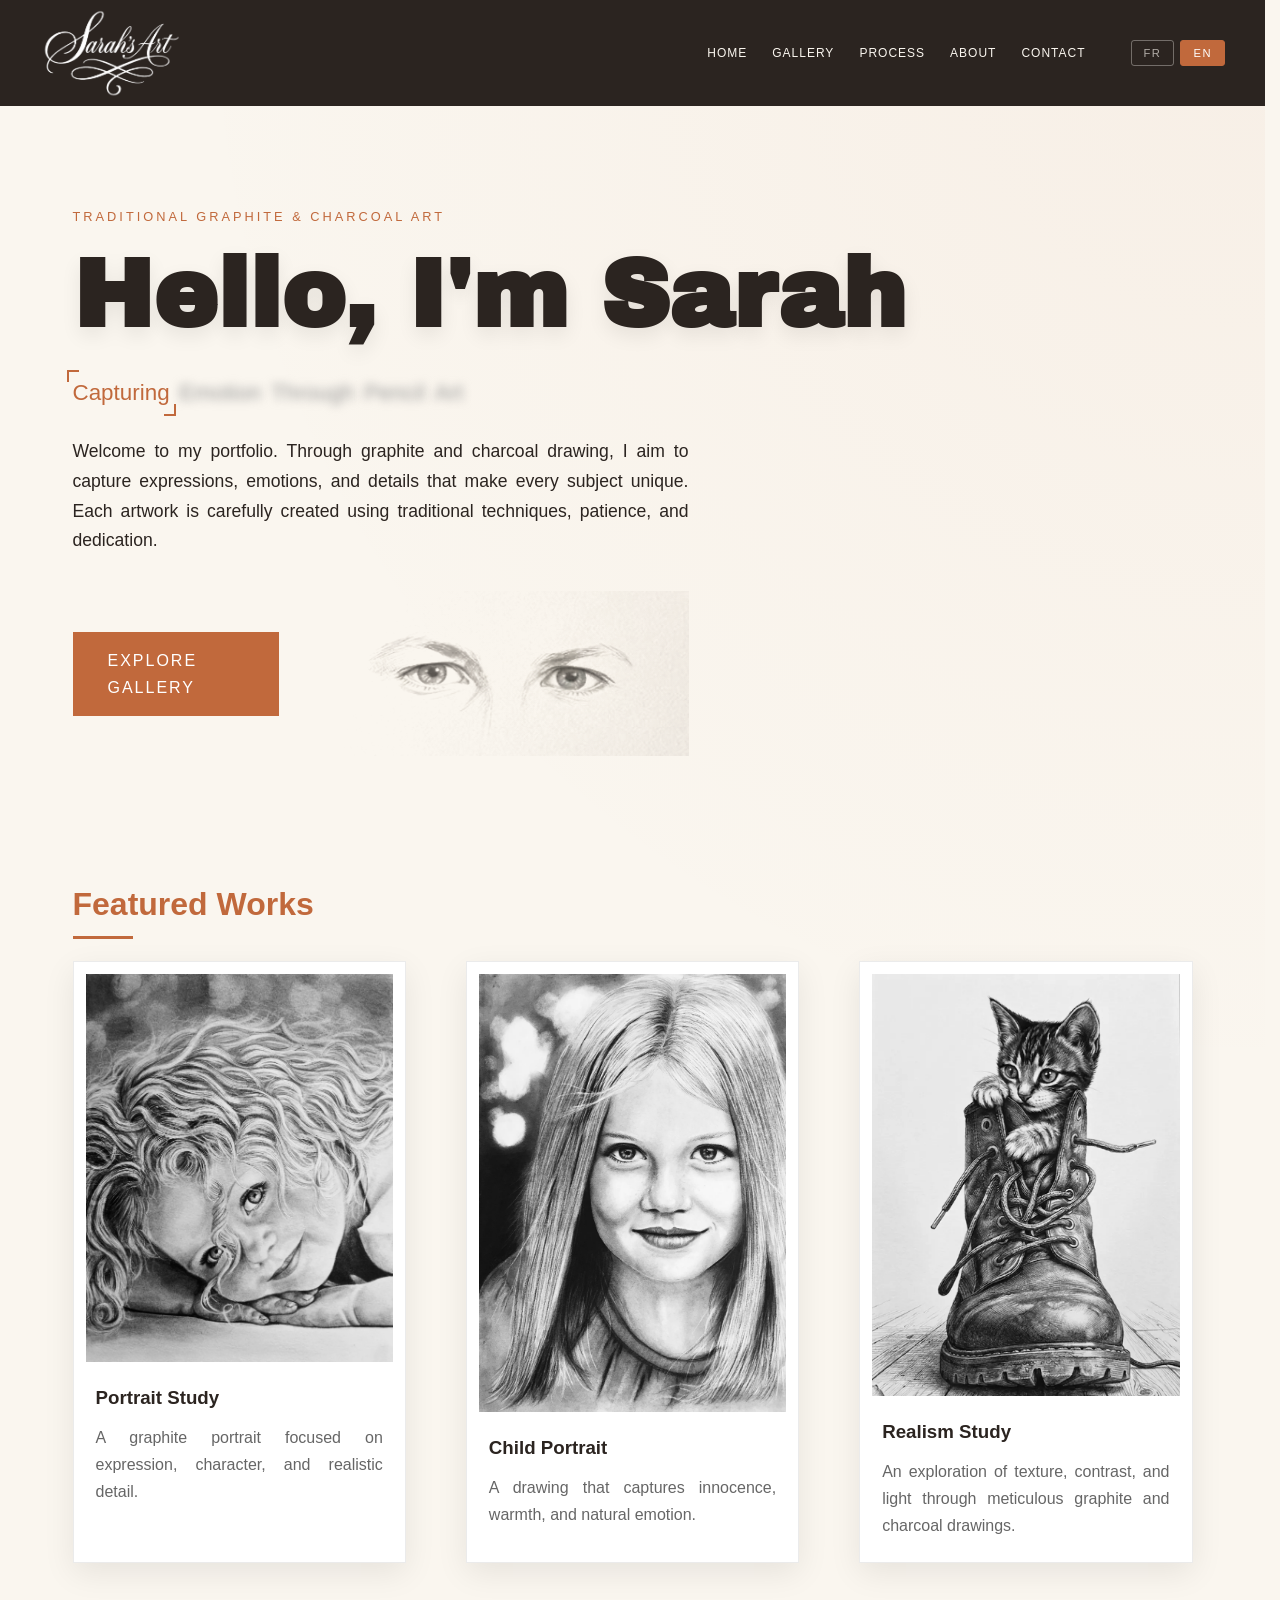
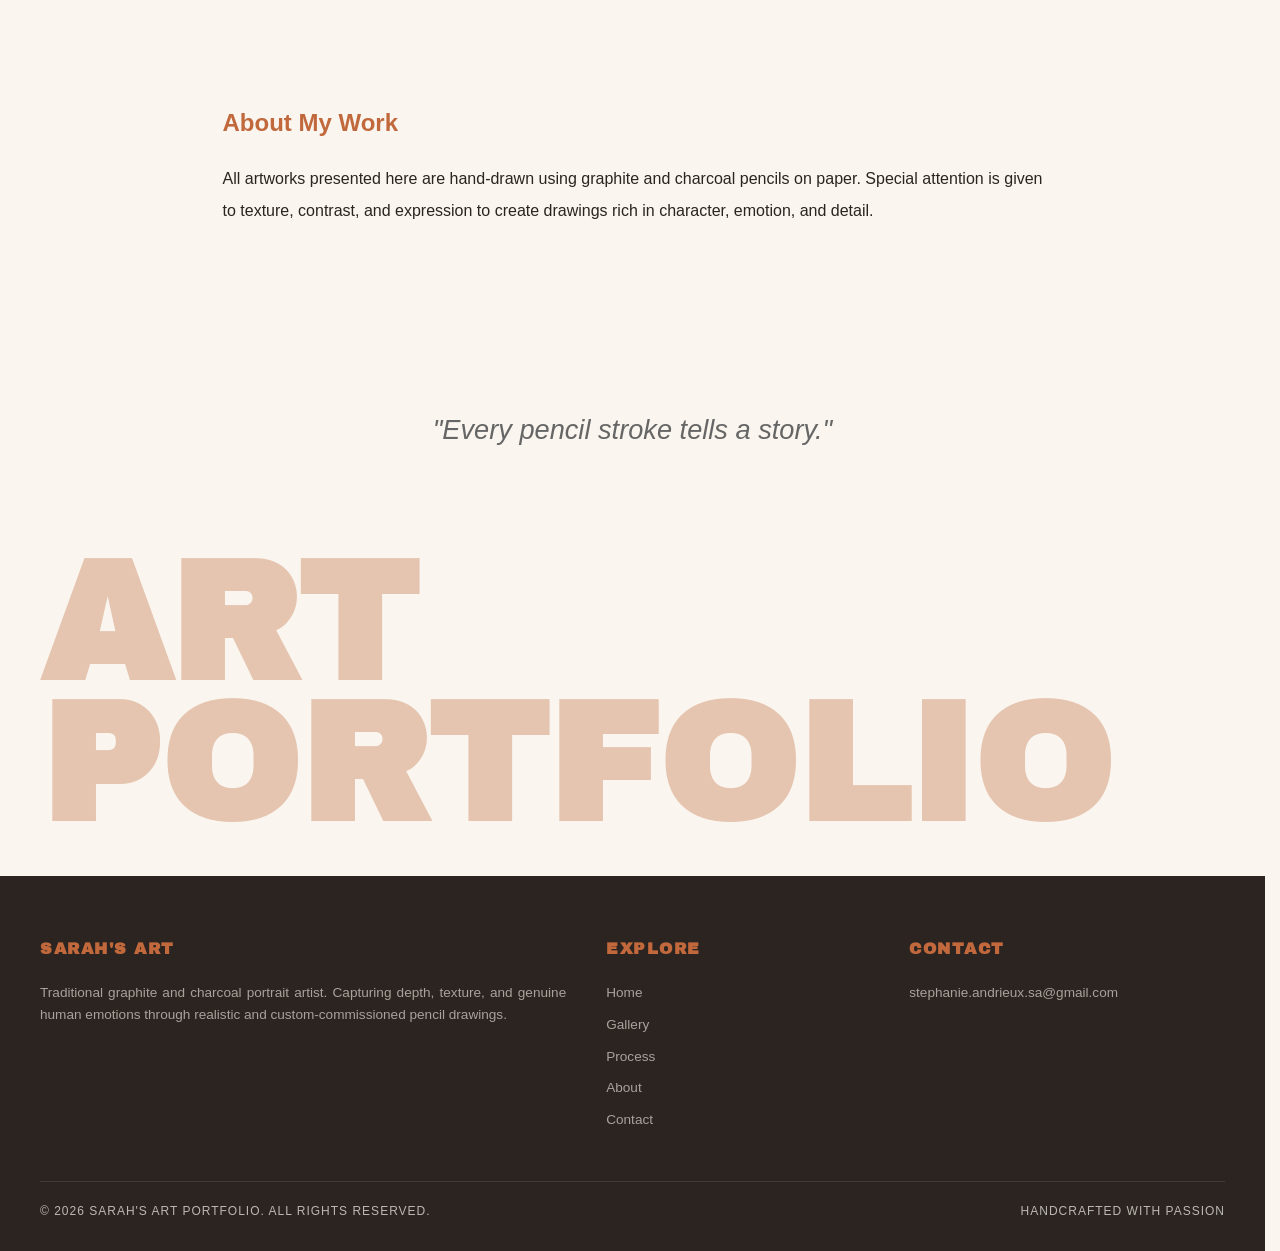
<file: index.html>
<!DOCTYPE html>
<html lang="en">

<head>
    <meta charset="UTF-8">
    <meta name="viewport" content="width=device-width, initial-scale=1.0">
    <title>Sarah's Art Portfolio</title>
    <meta name="description"
        content="Explore Sarah's graphite art portfolio, featuring realistic drawings, child portraits, and custom pencil art commissions.">

    <script>(function(){var l;try{l=localStorage.getItem('sarah-art-lang');}catch(e){}if(l!=='en'&&l!=='fr'){l=(navigator.language||'').slice(0,2)==='fr'?'fr':'en';}document.documentElement.lang=l;})();</script>

    <link rel="icon" type="image/webp" href="Images/Logo.webp">
    <link rel="canonical" href="https://stephanie-andrieux.github.io/gallery/index.html">

    <meta property="og:type" content="website">
    <meta property="og:site_name" content="Sarah's Art Portfolio">
    <meta property="og:title" content="Sarah's Art Portfolio">
    <meta property="og:description" content="Explore Sarah's graphite art portfolio, featuring realistic drawings, child portraits, and custom pencil art commissions.">
    <meta property="og:url" content="https://stephanie-andrieux.github.io/gallery/index.html">
    <meta property="og:image" content="https://stephanie-andrieux.github.io/gallery/Images/Dessin1.webp">
    <meta property="og:locale" content="en_US">
    <meta property="og:locale:alternate" content="fr_FR">

    <meta name="twitter:card" content="summary_large_image">
    <meta name="twitter:title" content="Sarah's Art Portfolio">
    <meta name="twitter:description" content="Explore Sarah's graphite art portfolio, featuring realistic drawings, child portraits, and custom pencil art commissions.">
    <meta name="twitter:image" content="https://stephanie-andrieux.github.io/gallery/Images/Dessin1.webp">

    <link href="https://fonts.googleapis.com/css2?family=Archivo+Black&display=swap" rel="stylesheet">
    <link rel="stylesheet" href="language.css">

    <style>
        * {
            margin: 0;
            padding: 0;
            box-sizing: border-box;
        }

        html {
            scroll-behavior: smooth;
        }

        body {
            font-family: 'Arial', sans-serif;
            background:
                radial-gradient(circle at top right,
                    rgba(193, 105, 60, 0.05),
                    transparent 35%),
                #faf6ef;
            color: #2b2420;
            line-height: 1.7;
            overflow-x: hidden;
        }

        /* =========================
           NAVIGATION
        ========================= */

        nav {
            display: flex;
            justify-content: space-between;
            align-items: center;
            padding: 8px 40px;
            background-color: #2b2420;
            position: sticky;
            top: 0;
            z-index: 1000;
        }

        .logo-img {
            height: clamp(50px, 15vw, 90px);
            max-width: 100%;
        }

        .nav-right {
            display: flex;
            align-items: center;
            gap: 25px;
        }

        .nav-links {
            display: flex;
            align-items: center;
        }

        .lang-switcher {
            display: flex;
            align-items: center;
            align-self: center;
            gap: 6px;
            margin-left: 20px;
            height: 100%;
        }

        .nav-links a {
            color: #faf6ef;
            text-decoration: none;
            margin-left: 25px;
            font-size: 0.75rem;
            letter-spacing: 1px;
            text-transform: uppercase;
            position: relative;
        }

        .nav-links a::after {
            content: "";
            position: absolute;
            left: 0;
            bottom: -6px;
            width: 0;
            height: 2px;
            background: #c1693c;
            transition: 0.3s;
        }

        .nav-links a:hover::after {
            width: 100%;
        }

        .lang-switcher-menu {
            display: none;
        }

        .hamburger {
            display: none;
        }

        /* =========================
           HERO
        ========================= */

        .hero {
            max-width: 1200px;
            margin: auto;
            padding: 100px 40px 80px;
            animation: fadeIn 0.8s ease;
            display: flex;
            align-items: flex-start;
            justify-content: space-between;
            gap: 40px;
        }

        .hero-content {
            flex: 1;
            min-width: 0;
            max-width: 55%;
        }

        .intro {
            color: #c1693c;
            text-transform: uppercase;
            letter-spacing: 3px;
            font-size: 0.8rem;
            margin-bottom: 10px;

            opacity:0;
            animation:fadeIn .8s ease forwards;
            animation-delay:0s;
        }
      
        .hero h1 {
            font-family: 'Archivo Black', sans-serif;
            font-size: clamp(1.35rem, 5.8vw, 6rem);
            line-height: 1.2;
            margin-bottom: 15px;
            padding-bottom: 0.06em;
            text-shadow: 0 8px 20px rgba(0, 0, 0, 0.08);
            white-space: nowrap;
            overflow: visible;
            max-width: 100%;
            opacity: 0;
            animation: fadeIn 0.8s ease forwards;
            animation-delay: 0.6s;
        }

        .true-focus-wrapper {
            display: flex;
            gap: 0.6rem;
            align-items: center;
            flex-wrap: wrap;
            margin-bottom: 25px;
            opacity: 0;
            animation: fadeIn 0.8s ease forwards;
            animation-delay: 1.2s;
        }

        .focus-word {
            position: relative;
            font-size: 1.4rem;
            font-family: 'Arial', sans-serif;
            font-weight: normal;
            color: #c1693c;
            cursor: default;
            transition: filter 0.5s ease, color 0.5s ease;
        }

        .focus-word.blurred {
            filter: blur(5px);
            color: #999;
        }

        .focus-word.focused {
            filter: blur(0px);
            color: #c1693c;
        }

        .focus-word.focused::before,
        .focus-word.focused::after {
            content: "";
            position: absolute;
            width: 10px;
            height: 10px;
            border-color: #c1693c;
            border-style: solid;
            transition: all 0.3s ease;
        }

        .focus-word.focused::before {
            top: -4px;
            left: -6px;
            border-width: 2px 0 0 2px;
        }

        .focus-word.focused::after {
            bottom: -4px;
            right: -6px;
            border-width: 0 2px 2px 0;
        }

        .hero-text {
            max-width: 700px;
            font-size: 1.1rem;
            margin-bottom: 35px;
            text-align: justify;
            opacity: 0;
            animation: fadeIn 0.8s ease forwards;
            animation-delay: 1.8s;
        }

        .btn-gallery {
            display: inline-block;
            padding: 15px 35px;
            background: #c1693c;
            color: white;
            text-decoration: none;
            text-transform: uppercase;
            letter-spacing: 2px;
            transition: 0.4s;
            opacity: 0;
            animation: fadeIn 1s ease forwards;
            animation-delay: 2.5s;
            position: relative;
            overflow: hidden;
        }

        .btn-gallery::before {
            content: "";
            position: absolute;
            top: 0;
            left: -120%;
            width: 100%;
            height: 100%;
            background: rgba(255, 255, 255, 0.2);
            transform: skewX(-25deg);
        }

        .btn-gallery:hover::before {
            left: 120%;
            transition: .7s;
        }

        .btn-gallery:hover {
            transform: translateY(-4px);
            box-shadow: 0 15px 30px rgba(193, 105, 60, 0.35);
        }

        .btn-eyes-row {
            display: flex;
            align-items: center;
            gap: 40px;
        }

        .eyes-hero {
            width: 60%;
            max-width: 800px;
            min-width: 150px;
            opacity: 0.85;
            mix-blend-mode: multiply;
            flex-shrink: 0;
            will-change: transform;
        }

        /* =========================
           FEATURED WORKS
        ========================= */

        .featured {
            max-width: 1200px;
            margin: auto;
            padding: 40px;
            animation: fadeUp 1.2s ease;
        }

        .section-title {
            color: #c1693c;
            margin-bottom: 30px;
            font-size: 2rem;
            position: relative;
            display: inline-block;
        }

        .section-title::after {
            content: "";
            position: absolute;
            left: 0;
            bottom: -8px;
            width: 60px;
            height: 3px;
            background: #c1693c;
            transition: .5s;
        }

        .section-title:hover::after {
            width: 120px;
        }

        .featured-grid {
            display: grid;
            grid-template-columns: repeat(auto-fit, minmax(280px, 1fr));
            gap: 60px;
        }

        .art-card {
            background: white;
            padding: 12px;
            border: 1px solid rgba(0, 0, 0, 0.08);
            box-shadow: 0 10px 30px rgba(0, 0, 0, 0.08);
            overflow: hidden;
            transition: transform .5s ease, box-shadow .5s ease;
        }

        .art-card:hover {
            transform: translateY(-8px);
            box-shadow: 0 20px 50px rgba(0, 0, 0, 0.15);
        }

        .art-card img {
            width: 100%;
            height: auto;
            display: block;
            filter: grayscale(100%);
            transition: transform .8s ease, filter .8s ease;
        }

        .art-card:hover img {
            transform: scale(1.03);
            filter: grayscale(0%) contrast(115%);
        }

        .art-card-content {
            padding: 20px 10px 10px;
        }

        .art-card h3 {
            margin-bottom: 10px;
        }

        .art-card p {
            color: #666;
            text-align: justify;
        }

        /* =========================
           ABOUT
        ========================= */

        .about-preview {
            max-width: 900px;
            margin: 100px auto;
            padding: 0 40px;
            animation: fadeUp 1.4s ease;
        }

        .about-preview p {
            text-align: justify;
            text-justify: inter-word;
            line-height: 2;
        }

        .about-preview h2 {
            color: #c1693c;
            margin-bottom: 20px;
        }

        .quote {
            text-align: center;
            padding: 80px 30px;
            font-size: 1.7rem;
            font-style: italic;
            color: #666;
            animation: fadeUp 1.6s ease;
            transition: .4s;
        }

        .quote:hover {
            transform: scale(1.03);
            letter-spacing: 1px;
        }

        .big-tagline {
            padding: 20px 40px 40px;
            overflow: hidden;
        }

        .big-tagline h2 {
            font-family: 'Archivo Black', sans-serif;
            font-size: clamp(3rem, 13vw, 12rem);
            line-height: 0.85;
            color: rgba(193, 105, 60, 0.35);
            text-transform: uppercase;
            animation: floatText 6s ease-in-out infinite;
        }

        .big-tagline:hover h2 {
            letter-spacing: 10px;
        }

        /* =========================
           FOOTER
        ========================= */

        footer {
            background: #2b2420;
            color: rgba(250, 246, 239, 0.7);
            padding: 60px 40px 30px;
            font-size: 0.85rem;
            line-height: 1.6;
        }

        .footer-container {
            max-width: 1200px;
            margin: 0 auto;
            display: grid;
            grid-template-columns: 2fr 1fr 1.2fr;
            gap: 40px;
            margin-bottom: 40px;
        }

        .footer-col h4 {
            color: #c1693c;
            font-family: 'Archivo Black', sans-serif;
            font-size: 1rem;
            text-transform: uppercase;
            letter-spacing: 1.5px;
            margin-bottom: 20px;
        }

        .footer-col p {
            color: rgba(250, 246, 239, 0.6);
            margin-bottom: 12px;
            text-align: justify;
        }

        .footer-col ul {
            list-style: none;
            padding: 0;
        }

        .footer-col ul li {
            margin-bottom: 10px;
        }

        .footer-col a {
            color: rgba(250, 246, 239, 0.6);
            text-decoration: none;
            transition: color 0.3s ease;
        }

        .footer-col a:hover {
            color: #c1693c;
        }

        .footer-bottom {
            max-width: 1200px;
            margin: 0 auto;
            border-top: 1px solid rgba(250, 246, 239, 0.1);
            padding-top: 20px;
            display: flex;
            justify-content: space-between;
            align-items: center;
            flex-wrap: wrap;
            gap: 15px;
            font-size: 0.75rem;
            text-transform: uppercase;
            letter-spacing: 1px;
        }

        /* =========================
           ANIMATIONS
        ========================= */

        @keyframes fadeUp {
            from { opacity: 0; transform: translateY(40px); }
            to   { opacity: 1; transform: translateY(0); }
        }

        @keyframes floatText {
            0%   { transform: translateY(0); }
            50%  { transform: translateY(-12px); }
            100% { transform: translateY(0); }
        }

        @keyframes fadeIn {
            to { opacity: 1; }
        }

        /* =========================
           MOBILE 768px
        ========================= */

        @media (max-width: 768px) {

            nav {
                padding: 8px 20px;
                align-items: center;
            }

            .nav-right {
                gap: 12px;
            }

            .lang-switcher {
                display: none;
            }

            .lang-switcher-menu {
                display: flex;
                justify-content: center;
                align-items: center;
                gap: 10px;
                padding: 14px 0 8px;
            }

            .nav-links {
                display: none;
                flex-direction: column;
                position: absolute;
                top: 100%;
                left: 0;
                right: 0;
                background: #2b2420;
                border-top: 2px solid #c1693c;
                padding: 8px 0 14px;
                gap: 0;
                z-index: 999;
            }

            .nav-links.open {
                display: flex;
            }

            .nav-links a {
                margin-left: 0;
                padding: 11px 20px;
                font-size: 0.8rem;
                transition: color 0.3s, background 0.3s;
            }

            .nav-links a:hover {
                color: #c1693c;
                background: rgba(193, 105, 60, 0.08);
            }

            .nav-links a::after {
                display: none;
            }

            .hamburger {
                display: flex;
                flex-direction: column;
                justify-content: center;
                gap: 5px;
                background: none;
                border: none;
                cursor: pointer;
                padding: 6px;
            }

            .hamburger span {
                display: block;
                width: 22px;
                height: 2px;
                background: #faf6ef;
                transition: transform 0.3s ease, opacity 0.3s ease;
            }

            .hamburger.open span:nth-child(1) {
                transform: translateY(7px) rotate(45deg);
            }
            .hamburger.open span:nth-child(2) {
                opacity: 0;
            }
            .hamburger.open span:nth-child(3) {
                transform: translateY(-7px) rotate(-45deg);
            }

            .btn-eyes-row {
                flex-direction: column;
                align-items: stretch;
                gap: 20px;
                width: 70%;
                max-width: 260px;
            }

            .eyes-hero {
                display: block;
                width: 100%;
                max-width: 100%;
                margin: 0;
            }

            .hero {
                flex-direction: column;
                padding: 60px 20px;
            }

            .hero-content {
                max-width: 100%;
            }

            .hero h1 {
                font-size: clamp(1.3rem, 7vw, 3rem);
                white-space: normal;
                line-height: 1.15;
                word-break: keep-all;
            }

            .intro {
                font-size: clamp(0.4rem, 3vw, 0.8rem);
                letter-spacing: clamp(1px, 0.5vw, 3px);
                white-space: normal;
            }

            .true-focus-wrapper {
                gap: 0.4vw;
                flex-wrap: nowrap;
                white-space: nowrap;
            }

            .true-focus-wrapper .focus-word {
                font-size: clamp(0.5rem, 3.2vw, 0.95rem);
            }

            .big-tagline {
                padding: 20px;
                text-align: left;
                overflow: visible;
            }

            .big-tagline h2 {
                font-size: clamp(2.5rem, 11vw, 6rem);
                line-height: 0.9;
                text-align: left;
            }

            footer {
                padding: 40px 20px 20px;
            }

            .footer-container {
                grid-template-columns: 1fr;
                gap: 30px;
                margin-bottom: 30px;
            }

            .footer-bottom {
                flex-direction: column;
                text-align: center;
            }
        }

        @media (max-width: 480px) {

            .hero h1 {
                font-size: clamp(1.1rem, 4.8vw, 3rem);
            }

            .hero-text {
                font-size: 0.9rem;
            }

            .btn-gallery {
                padding: 12px 28px;
                font-size: 0.85rem;
                display: block;
                text-align: center;
            }

            .section-title {
                font-size: 1.5rem;
            }

            .featured-grid {
                grid-template-columns: 1fr;
            }

            .footer-container {
                gap: 20px;
            }
        }
    </style>
</head>

<body>

    <!-- NAV — copie exacte about.html -->
    <nav>
        <img src="Images/Logo.webp" alt="Sarah's Art" class="logo-img">
        <div class="nav-right">
            <div class="nav-links" id="navLinks">
                <a href="index.html" data-i18n="nav.home">Home</a>
                <a href="art.html" data-i18n="nav.gallery">Gallery</a>
                <a href="process.html" data-i18n="nav.process">Process</a>
                <a href="about.html" data-i18n="nav.about">About</a>
                <a href="contact.html" data-i18n="nav.contact">Contact</a>

                <div class="lang-switcher-menu" role="group" data-i18n-attr="aria-label:lang.label">
                    <button type="button" class="lang-btn" data-lang="fr" aria-pressed="false">FR</button>
                    <button type="button" class="lang-btn" data-lang="en" aria-pressed="false">EN</button>
                </div>

            </div>

            <div class="lang-switcher" role="group" data-i18n-attr="aria-label:lang.label">
                <button type="button" class="lang-btn" data-lang="fr" aria-pressed="false">FR</button>
                <button type="button" class="lang-btn" data-lang="en" aria-pressed="false">EN</button>
            </div>

            <button class="hamburger" id="hamburger">
                <span></span>
                <span></span>
                <span></span>
            </button>
        </div>
    </nav>

    <section class="hero">
        <div class="hero-content">
            <p class="intro" data-i18n="index.intro">Traditional Graphite & Charcoal Art</p>
            <h1 data-i18n="index.title">Hello, I'm Sarah</h1>
            <div class="true-focus-wrapper" id="trueFocus">
                <span class="focus-word">Capturing</span>
                <span class="focus-word">Emotion</span>
                <span class="focus-word">Through</span>
                <span class="focus-word">Pencil</span>
                <span class="focus-word">Art</span>
            </div>
            <p class="hero-text" data-i18n="index.hero">
                Welcome to my portfolio. Through graphite and charcoal drawing, I aim to capture
                expressions, emotions, and details that make every subject unique.
                Each artwork is carefully created using traditional techniques, patience, and dedication.
            </p>
            <div class="btn-eyes-row">
                <a href="art.html" class="btn-gallery" data-i18n="index.cta">Explore Gallery</a>
                <img src="Images/eyes.webp" alt="Eyes Study" class="eyes-hero">
            </div>
        </div>
    </section>

    <section class="featured">
        <h2 class="section-title" data-i18n="index.featured">Featured Works</h2>
        <div class="featured-grid">
            <div class="art-card">
                <img src="Images/Dessin1.webp" alt="Portrait Drawing">
                <div class="art-card-content">
                    <h3 data-i18n="index.card1Title">Portrait Study</h3>
                    <p data-i18n="index.card1Desc">A graphite portrait focused on expression, character, and realistic detail.</p>
                </div>
            </div>
            <div class="art-card">
                <img src="Images/Dessin2.webp" alt="Child Portrait">
                <div class="art-card-content">
                    <h3 data-i18n="index.card2Title">Child Portrait</h3>
                    <p data-i18n="index.card2Desc">A drawing that captures innocence, warmth, and natural emotion.</p>
                </div>
            </div>
            <div class="art-card">
                <img src="Images/Dessin3.webp" alt="Realism Study">
                <div class="art-card-content">
                    <h3 data-i18n="index.card3Title">Realism Study</h3>
                    <p data-i18n="index.card3Desc">An exploration of texture, contrast, and light through meticulous graphite and charcoal drawings.</p>
                </div>
            </div>
        </div>
    </section>

    <section class="about-preview">
        <h2 data-i18n="index.aboutTitle">About My Work</h2>
        <p data-i18n="index.aboutText">
            All artworks presented here are hand-drawn using graphite and charcoal pencils on paper.
            Special attention is given to texture, contrast, and expression in order
            to create drawings rich in character, emotion, and detail.
        </p>
    </section>

    <section class="quote" data-i18n="index.quote">
        "Every pencil stroke tells a story."
    </section>

    <div class="big-tagline">
        <h2>Art<br>Portfolio</h2>
    </div>

    <footer>
        <div class="footer-container">
            <div class="footer-col">
                <h4 data-i18n="footer.brand">Sarah's Art</h4>
                <p data-i18n="footer.desc">
                    Traditional graphite and charcoal portrait artist.
                    Capturing depth, texture, and genuine human emotions
                    through realistic and custom-commissioned pencil drawings.
                </p>
            </div>
            <div class="footer-col">
                <h4 data-i18n="footer.explore">Explore</h4>
                <ul>
                    <li><a href="index.html" data-i18n="nav.home">Home</a></li>
                    <li><a href="art.html" data-i18n="nav.gallery">Gallery</a></li>
                    <li><a href="process.html" data-i18n="nav.process">Process</a></li>
                    <li><a href="about.html" data-i18n="nav.about">About</a></li>
                    <li><a href="contact.html" data-i18n="nav.contact">Contact</a></li>
                </ul>
            </div>
            <div class="footer-col">
                <h4 data-i18n="footer.contact">Contact</h4>
                <p><a href="contact.html">stephanie.andrieux.sa@gmail.com</a></p>
            </div>
        </div>
        <div class="footer-bottom">
            <span data-i18n="footer.copyright">© 2026 Sarah's Art Portfolio. All rights reserved.</span>
            <span data-i18n="footer.tagline">Handcrafted with Passion</span>
        </div>
    </footer>

    <script src="language.js"></script>

    <script>
        (function () {
            var hamburger = document.getElementById('hamburger');
            var navLinks  = document.getElementById('navLinks');
            if (!hamburger || !navLinks) return;
            hamburger.addEventListener('click', function () {
                var isOpen = navLinks.classList.toggle('open');
                hamburger.classList.toggle('open', isOpen);
                hamburger.setAttribute('aria-expanded', String(isOpen));
            });
            document.addEventListener('click', function (e) {
                if (!hamburger.contains(e.target) && !navLinks.contains(e.target)) {
                    navLinks.classList.remove('open');
                    hamburger.classList.remove('open');
                    hamburger.setAttribute('aria-expanded', 'false');
                }
            });
            navLinks.querySelectorAll('a').forEach(function (a) {
                a.addEventListener('click', function () {
                    navLinks.classList.remove('open');
                    hamburger.classList.remove('open');
                    hamburger.setAttribute('aria-expanded', 'false');
                });
            });
        })();
    </script>

    <script>
        (function () {
            function fitHeroTitle() {
                var h1 = document.querySelector('.hero h1');
                if (!h1) return;
                var hero = document.querySelector('.hero');
                var maxPx = Math.min(window.innerWidth * 0.115, 96);
                var minPx = 14;
                var size = maxPx;
                h1.style.fontSize = size + 'px';
                var available = hero ? hero.clientWidth - 10 : window.innerWidth - 80;
                while (h1.scrollWidth > available && size > minPx) {
                    size -= 1;
                    h1.style.fontSize = size + 'px';
                }
            }
            window.addEventListener('resize', fitHeroTitle);
            document.addEventListener('languageChanged', fitHeroTitle);
            document.addEventListener('DOMContentLoaded', fitHeroTitle);

            document.addEventListener('DOMContentLoaded', function () {
                var eyesHero = document.querySelector('.eyes-hero');
                if (eyesHero && window.innerWidth > 768) {
                    document.addEventListener('mousemove', function (e) {
                        var x = (e.clientX / window.innerWidth  - 0.5) * 18;
                        var y = (e.clientY / window.innerHeight - 0.5) * 8;
                        eyesHero.style.transform  = 'translate(' + x + 'px, ' + y + 'px)';
                        eyesHero.style.transition = 'transform 0.4s ease-out';
                    });
                    document.addEventListener('mouseleave', function () {
                        eyesHero.style.transform = 'translate(0px, 0px)';
                    });
                }
            });

            const INIT_DELAY = 1000;
            const INTERVAL   = 1200;
            let focusInterval = null;

            function startTrueFocus() {
                if (focusInterval) clearInterval(focusInterval);
                const words = document.querySelectorAll('#trueFocus .focus-word');
                if (!words.length) return;
                let current = 0;
                function applyFocus(index) {
                    words.forEach(function (w, i) {
                        w.classList.remove('focused', 'blurred');
                        w.classList.add(i === index ? 'focused' : 'blurred');
                    });
                }
                function next() {
                    applyFocus(current);
                    current = (current + 1) % words.length;
                }
                setTimeout(function () {
                    next();
                    focusInterval = setInterval(next, INTERVAL);
                }, INIT_DELAY);
            }
            document.addEventListener('languageChanged', startTrueFocus);
        })();
    </script>

</body>
</html>
</file>
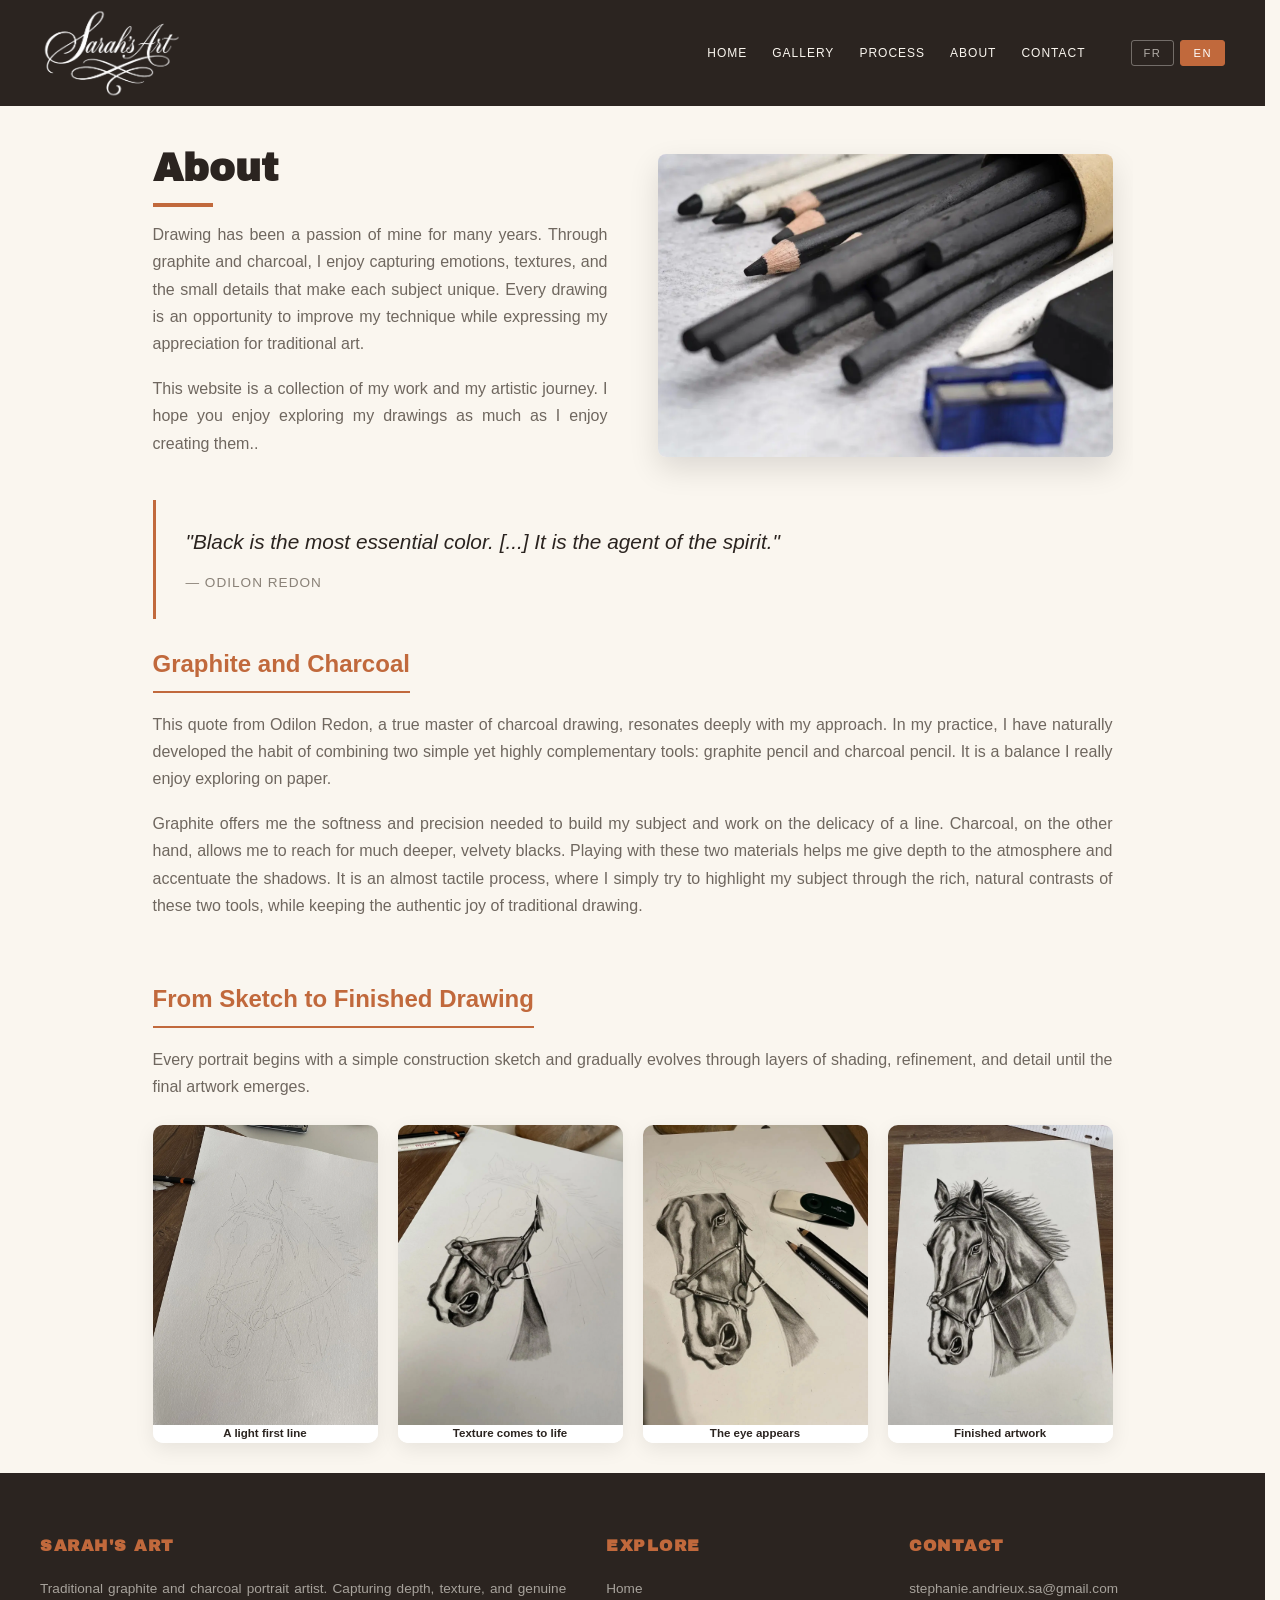
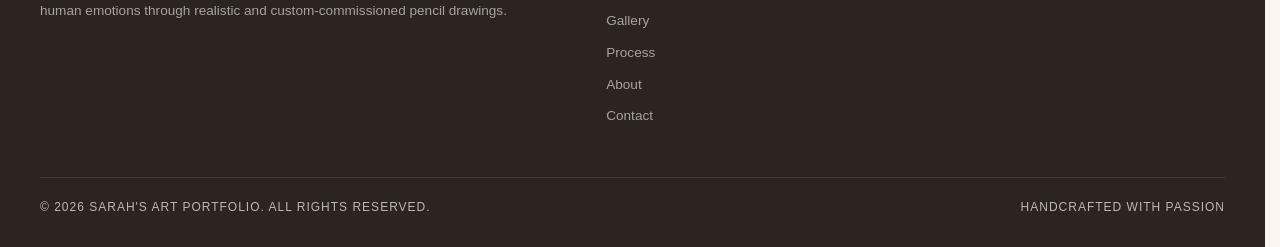
<file: about.html>
<!DOCTYPE html>
<html lang="en">

<head>
  <meta charset="UTF-8" />
  <meta name="viewport" content="width=device-width, initial-scale=1.0">
  <title>About — Sarah's Art Portfolio</title>
  <meta name="description"
    content="Read about Sarah's artistic journey, her techniques combining graphite and charcoal, and her traditional drawing studio.">

  <script>(function(){var l;try{l=localStorage.getItem('sarah-art-lang');}catch(e){}if(l!=='en'&&l!=='fr'){l=(navigator.language||'').slice(0,2)==='fr'?'fr':'en';}document.documentElement.lang=l;})();</script>

  <link rel="icon" type="image/webp" href="Images/Logo.webp">
  <link rel="canonical" href="https://stephanie-andrieux.github.io/gallery/about.html">

  <meta property="og:type" content="website">
  <meta property="og:site_name" content="Sarah's Art Portfolio">
  <meta property="og:title" content="About — Sarah's Art Portfolio">
  <meta property="og:description" content="Read about Sarah's artistic journey, her techniques combining graphite and charcoal, and her traditional drawing studio.">
  <meta property="og:url" content="https://stephanie-andrieux.github.io/gallery/about.html">
  <meta property="og:image" content="https://stephanie-andrieux.github.io/gallery/Images/Atelier.webp">
  <meta property="og:locale" content="en_US">
  <meta property="og:locale:alternate" content="fr_FR">

  <meta name="twitter:card" content="summary_large_image">
  <meta name="twitter:title" content="About — Sarah's Art Portfolio">
  <meta name="twitter:description" content="Read about Sarah's artistic journey, her techniques combining graphite and charcoal, and her traditional drawing studio.">
  <meta name="twitter:image" content="https://stephanie-andrieux.github.io/gallery/Images/Atelier.webp">

  <link href="https://fonts.googleapis.com/css2?family=Archivo+Black&display=swap" rel="stylesheet">
  <link rel="stylesheet" href="language.css">
  <style>
    * {
      box-sizing: border-box;
      margin: 0;
      padding: 0;
    }

    body {
      font-family: 'Arial', sans-serif;
      background-color: #faf6ef; /* Un rose pastel doux */
      color: #2b2b2b;
      line-height: 1.7;
      overflow-x: hidden;
    }

    nav {
      display: flex;
      justify-content: space-between;
      align-items: center;
      padding: 8px 40px;
      background-color: #2b2420;
      position: sticky;
      top: 0;
      z-index: 1000;
    }

    .logo-img {
      height: clamp(50px, 15vw, 90px);
      max-width: 100%;
    }

    /* Desktop : liens visibles, hamburger caché */
    .nav-right {
      display: flex;
      align-items: center;
      gap: 25px;
    }

    .nav-links {
      display: flex;
      align-items: center;
    }

    .lang-switcher {
      display: flex;
      align-items: center;
      align-self: center;
      gap: 6px;
      margin-left: 20px;
      height: 100%;
    }

    .nav-links a {
      color: #faf6ef;
      text-decoration: none;
      margin-left: 25px;
      font-size: 0.75rem;
      letter-spacing: 1px;
      text-transform: uppercase;
      position: relative;
    }

    .nav-links a::after {
      content: "";
      position: absolute;
      left: 0;
      bottom: -6px;
      width: 0;
      height: 2px;
      background: #c1693c;
      transition: 0.3s;
    }

    .nav-links a:hover::after {
      width: 100%;
    }
    /* Lang switcher dans le hamburger : caché sur desktop */
    .lang-switcher-menu {
      display: none;
    }
    /* Hamburger caché sur desktop */
    .hamburger {
      display: none;
    }

    main {
      max-width: 1000px;
      margin: 0 auto;
      padding: 30px 20px;
      overflow-x: hidden;
    }

    h1 {
      font-family: 'Archivo Black', sans-serif;
      color: #2b2420;
      font-size: 2.4rem;
      margin-bottom: 20px;
      position: relative;
      display: inline-block;
    }

    h1::after {
      content: '';
      position: absolute;
      left: 0;
      bottom: -6px;
      height: 4px;
      width: 0;
      background: #c1693c;
      animation: drawLine 0.8s ease forwards;
      animation-delay: 0.5s;
    }

    @keyframes drawLine {
      to {
        width: 60px;
      }
    }

    h2 {
      color: #c1693c;
      border-bottom: 2px solid #c1693c;
      padding-bottom: 6px;
      margin-top: 0px;
      margin-bottom: 18px;
      display: inline-block;
      transition: transform 0.3s ease, letter-spacing 0.3s ease;
      cursor: default;
    }

    h2:hover {
      transform: translateX(4px);
      letter-spacing: 0.5px;
    }

p {
  margin-bottom: 18px;
  text-align: justify;
  color: #6f675f;
}

    @keyframes fadeUp {
      from {
        opacity: 0;
        transform: translateY(20px);
      }

      to {
        opacity: 1;
        transform: translateY(0);
      }
    }

    .about-text {
      animation: fadeUp 0.8s ease forwards;
    }

    .about-photo {
      opacity: 0;
      animation: fadeUp 0.8s ease forwards;
      animation-delay: 0.2s;
    }

    .about-grid {
      display: grid;
      grid-template-columns: 1fr 1fr;
      gap: 50px;
      align-items: center;
      margin-bottom: 20px;
    }

    .about-photo {
      overflow: hidden;
      border-radius: 8px;
      box-shadow: 0 12px 30px rgba(0, 0, 0, 0.12);
      transition: box-shadow 0.4s ease;
      will-change: transform;
    }

    .about-photo:hover {
      box-shadow: 0 24px 50px rgba(0, 0, 0, 0.22);
    }

    .about-photo img {
      width: 100%;
      display: block;
      transition: transform 0.6s ease, filter 0.6s ease;
    }

    .about-photo:hover img {
      transform: scale(1.08) rotate(0.5deg);
      filter: contrast(1.05) saturate(1.05);
    }

    @media (max-width: 700px) {
      .about-grid {
        grid-template-columns: 1fr;
      }
    }

    blockquote {
      margin: 25px 0;
      padding: 25px 30px;
      border-left: 3px solid #c1693c;
      font-style: italic;
      font-size: 1.3rem;
      line-height: 1.6;
      color: #2b2420;
      transition: border-color 0.3s ease, padding-left 0.3s ease;
    }

    blockquote:hover {
      border-left-color: #8a4423;
      padding-left: 36px;
    }

    blockquote .word {
      opacity: 0;
      display: inline-block;
      animation: fadeUp 0.5s ease forwards;
    }

    blockquote cite {
      display: block;
      margin-top: 14px;
      font-style: normal;
      font-size: 0.85rem;
      letter-spacing: 1px;
      text-transform: uppercase;
      color: #8a8278;
      opacity: 0;
      animation: fadeUp 0.6s ease forwards;
      animation-delay: 1.6s;
    }

    .reveal-on-scroll {
      opacity: 0;
      transform: translateY(24px);
      transition: opacity 0.8s ease, transform 0.8s ease;
    }

    .reveal-on-scroll.visible {
      opacity: 1;
      transform: translateY(0);
    }

    /* =========================
       FOOTER
    ========================= */
    footer {
      background: #2b2420;
      color: rgba(250, 246, 239, 0.7);
      padding: 60px 40px 30px;
      font-size: 0.85rem;
      line-height: 1.6;
    }

    .footer-container {
      max-width: 1200px;
      margin: 0 auto;
      display: grid;
      grid-template-columns: 2fr 1fr 1.2fr;
      gap: 40px;
      margin-bottom: 40px;
    }

    .footer-col h4 {
      color: #c1693c;
      font-family: 'Archivo Black', sans-serif;
      font-size: 1rem;
      text-transform: uppercase;
      letter-spacing: 1.5px;
      margin-bottom: 20px;
    }

    .footer-col p {
      color: rgba(250, 246, 239, 0.6);
      margin-bottom: 12px;
      text-align: justify;
    }

    .footer-col ul {
      list-style: none;
      padding: 0;
    }

    .footer-col ul li {
      margin-bottom: 10px;
    }

    .footer-col a {
      color: rgba(250, 246, 239, 0.6);
      text-decoration: none;
      transition: color 0.3s ease;
    }

    .footer-col a:hover {
      color: #c1693c;
    }

    .footer-bottom {
      max-width: 1200px;
      margin: 0 auto;
      border-top: 1px solid rgba(250, 246, 239, 0.1);
      padding-top: 20px;
      display: flex;
      justify-content: space-between;
      align-items: center;
      flex-wrap: wrap;
      gap: 15px;
      font-size: 0.75rem;
      text-transform: uppercase;
      letter-spacing: 1px;
    }

    /* =========================
       MOBILE
    ========================= */
    /* =========================
   DRAWING PROCESS
========================= */

    .drawing-process {
      margin-top: 60px;
    }

    .process-intro {
      margin-bottom: 25px;
    }

    .process-grid {
      display: grid;
      grid-template-columns: repeat(4, 1fr);
      gap: 20px;
      align-items: end; /* Aligne toutes les cartes par le bas */
    }

    .process-step {
      background: #fff;
      border-radius: 10px;
      overflow: hidden;
      box-shadow: 0 6px 20px rgba(0, 0, 0, 0.08);
      transition: transform 0.3s ease;
      display: flex;
      flex-direction: column;
    }

    .process-step:hover {
      transform: translateY(-5px);
    }

    .process-step .image-container {
      overflow: hidden;
    }

    .process-step img {
      width: 100%;
      height: auto;
      display: block;
    }

    .process-step span {
      display: flex;
      align-items: center;
      justify-content: center;
      text-align: center;
      font-size: 0.72rem;
      font-weight: bold;
      color: #2b2420;
      line-height: 1.2;
      padding: 2px 3px;
      background-color: #fff;
      white-space: normal; /* Force le texte sur une seule ligne */
    }

    @media (max-width: 768px) {

      /* Nav mobile : logo à gauche, FR|EN + hamburger à droite */
      nav {
        padding: 8px 20px;
        align-items: center;
      }

      .nav-right {
        gap: 12px;
      }
    /* Cache le sélecteur du haut sur mobile */
      .lang-switcher {
        display: none;
      }

    /* Affiche celui dans le menu hamburger */
      .lang-switcher-menu {
        display: flex;
        justify-content: center;
        align-items: center;
        gap: 10px;
        padding: 14px 0 8px;
      }
      /* Liens cachés par défaut — dropdown absolu */
      .nav-links {
        display: none;
        flex-direction: column;
        position: absolute;
        top: 100%;
        left: 0;
        right: 0;
        background: #2b2420;
        border-top: 2px solid #c1693c;
        padding: 8px 0 14px;
        gap: 0;
        z-index: 999;
      }

      .nav-links.open {
        display: flex;
      }

      .nav-links a {
        margin-left: 0;
        padding: 11px 20px;
        font-size: 0.8rem;
        transition: color 0.3s, background 0.3s;
      }

      .nav-links a:hover {
        color: #c1693c;
        background: rgba(193, 105, 60, 0.08);
      }

      .nav-links a::after {
        display: none;
      }

      /* Bouton hamburger visible sur mobile */
      .hamburger {
        display: flex;
        flex-direction: column;
        justify-content: center;
        gap: 5px;
        background: none;
        border: none;
        cursor: pointer;
        padding: 6px;
      }

      .hamburger span {
        display: block;
        width: 22px;
        height: 2px;
        background: #faf6ef;
        transition: transform 0.3s ease, opacity 0.3s ease;
      }

      .hamburger.open span:nth-child(1) {
        transform: translateY(7px) rotate(45deg);
      }
      .hamburger.open span:nth-child(2) {
        opacity: 0;
      }
      .hamburger.open span:nth-child(3) {
        transform: translateY(-7px) rotate(-45deg);
      }

      footer {
        padding: 40px 20px 20px;
      }

      .footer-container {
        grid-template-columns: 1fr;
        gap: 30px;
        margin-bottom: 30px;
      }

      .footer-bottom {
        flex-direction: column;
        text-align: center;
      }
    }
  </style>
</head>

<body>

  <nav>
    <img src="Images/Logo.webp" alt="Sarah's Art" class="logo-img">
    <div class="nav-right">
<div class="nav-links" id="navLinks">
    <a href="index.html" data-i18n="nav.home">Home</a>
    <a href="art.html" data-i18n="nav.gallery">Gallery</a>
    <a href="process.html" data-i18n="nav.process">Process</a>
    <a href="about.html" data-i18n="nav.about">About</a>
    <a href="contact.html" data-i18n="nav.contact">Contact</a>

    <div class="lang-switcher-menu" role="group" data-i18n-attr="aria-label:lang.label">
        <button type="button" class="lang-btn" data-lang="fr" aria-pressed="false">FR</button>
        <button type="button" class="lang-btn" data-lang="en" aria-pressed="false">EN</button>
    </div>

</div>

<div class="lang-switcher" role="group" data-i18n-attr="aria-label:lang.label">
    <button type="button" class="lang-btn" data-lang="fr" aria-pressed="false">FR</button>
    <button type="button" class="lang-btn" data-lang="en" aria-pressed="false">EN</button>
</div>

<button class="hamburger" id="hamburger">
        <span></span>
        <span></span>
        <span></span>
      </button>
    </div>
  </nav>

  <main>
    <div class="about-grid">
      <div class="about-text">
        <h1 data-i18n="about.title">About</h1>
        <p data-i18n="about.p1">Drawing has been a passion of mine for many years. Through graphite and charcoal, I enjoy capturing emotions, textures, and the small details that make each subject unique. Every drawing is an opportunity to improve my technique while expressing my appreciation for traditional art.</p>
        <p data-i18n="about.p2">This website is a collection of my work and my artistic journey. I hope you enjoy exploring my drawings as much as I enjoy creating them.</p>
      </div>
      <div class="about-photo">
        <img src="Images/Atelier.webp" alt="My drawing tools" data-i18n-attr="alt:about.photoAlt">
      </div>
    </div>

    <blockquote id="quote"></blockquote>

    <h2 data-i18n="about.section1">Graphite and Charcoal</h2>

    <p data-i18n="about.section1p1">This quote from Odilon Redon, a true master of charcoal drawing, resonates deeply with my approach. In my
      practice, I have naturally developed the habit of combining two simple yet highly complementary tools: graphite
      pencil and charcoal pencil. It is a balance I really enjoy exploring on paper.</p>

    <p class="reveal-on-scroll" data-i18n="about.section1p2">Graphite offers me the softness and precision needed to build my subject and work on the
      delicacy of a line. Charcoal, on the other hand, allows me to reach for much deeper, velvety blacks. Playing with
      these two materials helps me give depth to the atmosphere and accentuate the shadows. It is an almost tactile
      process, where I simply try to highlight my subject through the rich, natural contrasts of these two tools, while
      keeping the authentic joy of traditional drawing.</p>
    <section class="drawing-process reveal-on-scroll">
      <h2 data-i18n="about.processTitle">From Sketch to Finished Drawing</h2>

      <p class="process-intro" data-i18n="about.processIntro">
        Every portrait begins with a simple construction sketch and gradually
        evolves through layers of shading, refinement, and detail until the
        final artwork emerges.
      </p>

      <div class="process-grid">
        <div class="process-step">
          <div class="image-container">
            <img src="Images/Cheval1.webp?v=2" alt="Initial sketch" data-i18n-attr="alt:about.stepAlt1">
          </div>
          <span data-i18n="about.step1">A light first line</span>
        </div>

        <div class="process-step">
          <div class="image-container">
            <img src="Images/Cheval2.webp" alt="Early shading" data-i18n-attr="alt:about.stepAlt2">
          </div>
          <span data-i18n="about.step2">Texture comes to life</span>
        </div>

        <div class="process-step">
          <div class="image-container">
            <img src="Images/Cheval3.webp" alt="Detail development" data-i18n-attr="alt:about.stepAlt3">
          </div>
          <span data-i18n="about.step3">The eye appears</span>
        </div>

        <div class="process-step">
          <div class="image-container">
            <img src="Images/Cheval4.webp" alt="Finished drawing" data-i18n-attr="alt:about.stepAlt4">
          </div>
          <span data-i18n="about.step4">Finished artwork</span>
        </div>
      </div>
    </section>
  </main>

  <script src="language.js"></script>
  <script>
    function animateQuote() {
      const quote = document.getElementById('quote');
      if (!quote || !window.SiteI18n) return;

      const text = SiteI18n.t('about.quote');
      const citeText = SiteI18n.t('about.quoteAuthor');
      const words = text.split(' ');

      quote.innerHTML = words
        .map(function (w, i) {
          return '<span class="word" style="animation-delay:' + (0.6 + i * 0.04) + 's">' + w + '</span>';
        })
        .join(' ') + ' <cite>' + citeText + '</cite>';
    }

    document.addEventListener('languageChanged', animateQuote);

    const revealElements = document.querySelectorAll('.reveal-on-scroll');
    const observer = new IntersectionObserver(function (entries) {
      entries.forEach(function (entry) {
        if (entry.isIntersecting) entry.target.classList.add('visible');
      });
    }, { threshold: 0.3 });
    revealElements.forEach(function (el) { observer.observe(el); });
  </script>

    <script>
    /* ---- Hamburger mobile ---- */
    (function () {
      var hamburger = document.getElementById('hamburger');
      var navLinks  = document.getElementById('navLinks');
      if (!hamburger || !navLinks) return;

      hamburger.addEventListener('click', function () {
        var isOpen = navLinks.classList.toggle('open');
        hamburger.classList.toggle('open', isOpen);
        hamburger.setAttribute('aria-expanded', String(isOpen));
      });

      document.addEventListener('click', function (e) {
        if (!hamburger.contains(e.target) && !navLinks.contains(e.target)) {
          navLinks.classList.remove('open');
          hamburger.classList.remove('open');
          hamburger.setAttribute('aria-expanded', 'false');
        }
      });

      navLinks.querySelectorAll('a').forEach(function (a) {
        a.addEventListener('click', function () {
          navLinks.classList.remove('open');
          hamburger.classList.remove('open');
          hamburger.setAttribute('aria-expanded', 'false');
        });
      });
    })();
  </script>

  <footer>
    <div class="footer-container">
      <div class="footer-col">
        <h4 data-i18n="footer.brand">Sarah's Art</h4>
        <p data-i18n="footer.desc">Traditional graphite and charcoal portrait artist. Capturing depth, texture, and genuine human emotions
          through realistic and custom-commissioned pencil drawings.</p>
      </div>
      <div class="footer-col">
        <h4 data-i18n="footer.explore">Explore</h4>
        <ul>
          <li><a href="index.html" data-i18n="nav.home">Home</a></li>
          <li><a href="art.html" data-i18n="nav.gallery">Gallery</a></li>
          <li><a href="process.html" data-i18n="nav.process">Process</a></li>
          <li><a href="about.html" data-i18n="nav.about">About</a></li>
          <li><a href="contact.html" data-i18n="nav.contact">Contact</a></li>
        </ul>
      </div>
      <div class="footer-col">
        <h4 data-i18n="footer.contact">Contact</h4>
        <p><a href="contact.html">stephanie.andrieux.sa@gmail.com</a></p>
      </div>
    </div>
    <div class="footer-bottom">
      <span data-i18n="footer.copyright">© 2026 Sarah's Art Portfolio. All rights reserved.</span>
      <span data-i18n="footer.tagline">Handcrafted with Passion</span>
    </div>
  </footer>

</body>

</html>
</file>
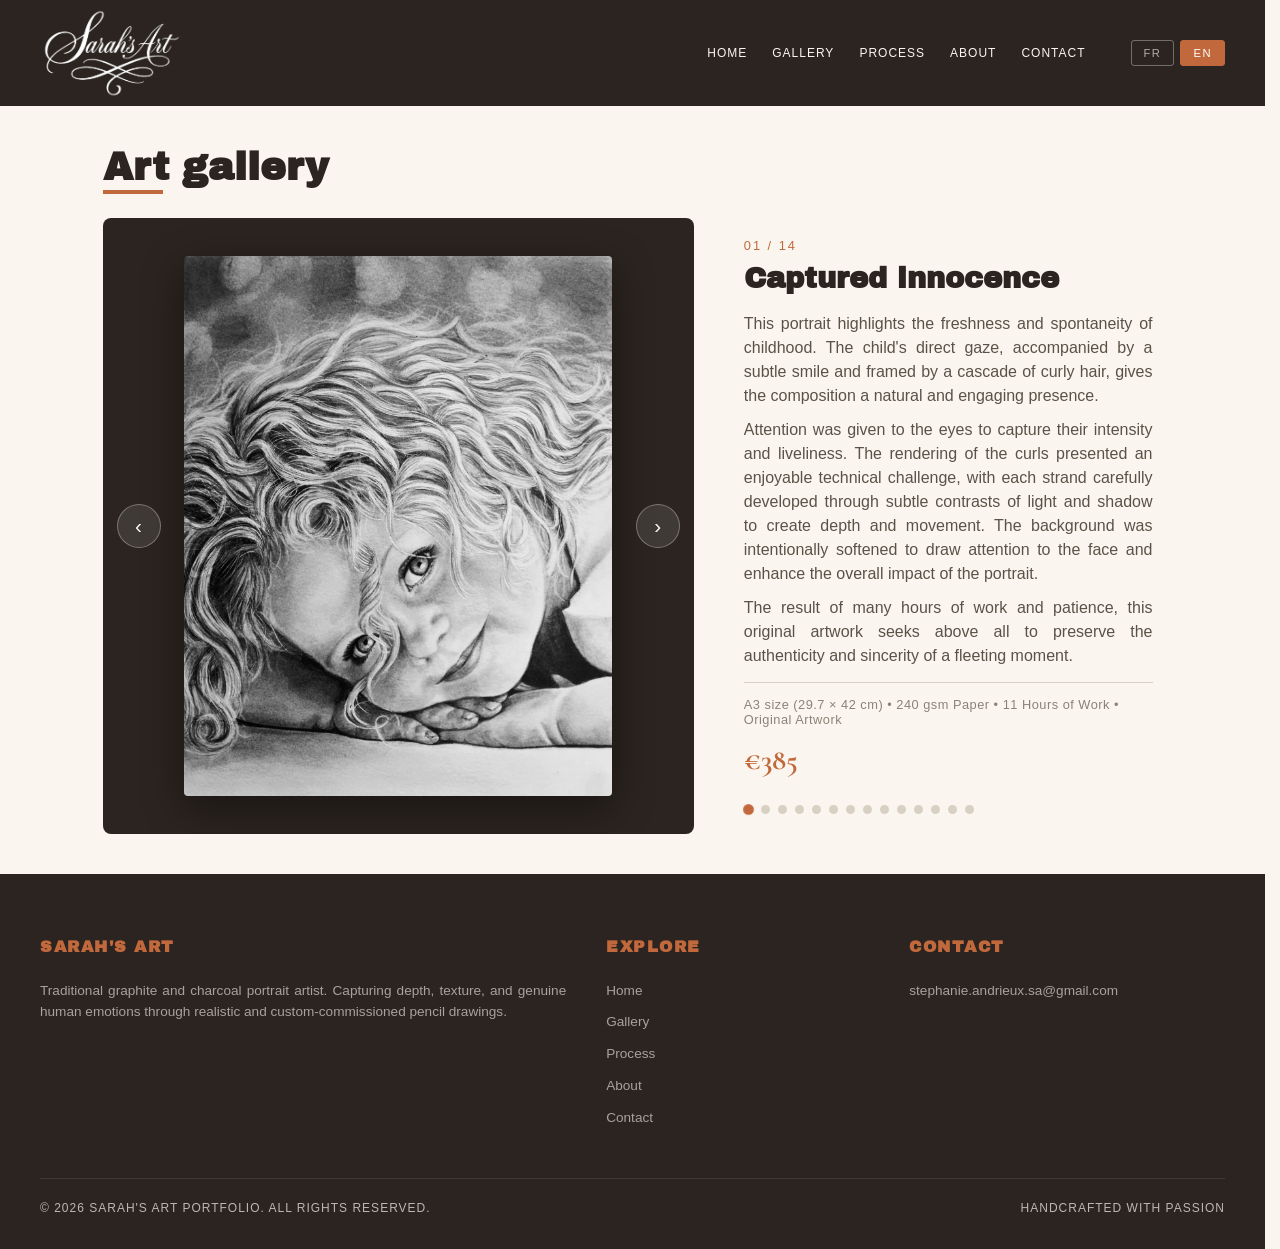
<file: art.html>
<!DOCTYPE html>
<html lang="en">

<head>
  <meta charset="UTF-8" />
  <meta name="viewport" content="width=device-width, initial-scale=1.0">
  <title>Gallery — Sarah's Art Portfolio</title>
  <meta name="description"
    content="Explore Sarah's graphite art gallery, showcasing realistic portrait studies, animal art, and unique graphite drawings.">

  <script>(function(){var l;try{l=localStorage.getItem('sarah-art-lang');}catch(e){}if(l!=='en'&&l!=='fr'){l=(navigator.language||'').slice(0,2)==='fr'?'fr':'en';}document.documentElement.lang=l;})();</script>

  <link rel="icon" type="image/webp" href="Images/Logo.webp">
  <link rel="canonical" href="https://stephanie-andrieux.github.io/gallery/art.html">

  <meta property="og:type" content="website">
  <meta property="og:site_name" content="Sarah's Art Portfolio">
  <meta property="og:title" content="Gallery — Sarah's Art Portfolio">
  <meta property="og:description" content="Explore Sarah's graphite art gallery, showcasing realistic portrait studies, animal art, and unique graphite drawings.">
  <meta property="og:url" content="https://stephanie-andrieux.github.io/gallery/art.html">
  <meta property="og:image" content="https://stephanie-andrieux.github.io/gallery/Images/Dessin1.webp">
  <meta property="og:locale" content="en_US">
  <meta property="og:locale:alternate" content="fr_FR">

  <meta name="twitter:card" content="summary_large_image">
  <meta name="twitter:title" content="Gallery — Sarah's Art Portfolio">
  <meta name="twitter:description" content="Explore Sarah's graphite art gallery, showcasing realistic portrait studies, animal art, and unique graphite drawings.">
  <meta name="twitter:image" content="https://stephanie-andrieux.github.io/gallery/Images/Dessin1.webp">

  <link href="https://fonts.googleapis.com/css2?family=Archivo+Black&display=swap" rel="stylesheet">
  <link href="https://fonts.googleapis.com/css2?family=Cormorant+Garamond:wght@700&display=swap" rel="stylesheet">
  <link rel="stylesheet" href="language.css">

  <style>
    .typing-cursor {
      display: inline-block;
      width: 2px;
      background: #c1693c;
      margin-left: 2px;
      animation: blink 0.8s step-end infinite;
    }

    @keyframes blink {
      50% { opacity: 0; }
    }

    * {
      box-sizing: border-box;
      margin: 0;
      padding: 0;
    }

    body {
      font-family: 'Arial', sans-serif;
      background-color: #faf6ef;
      color: #2b2420;
      overflow-x: hidden;
    }

    /* =========================
       NAVIGATION
    ========================= */

    nav {
      display: flex;
      justify-content: space-between;
      align-items: center;
      padding: 8px 40px;
      background-color: #2b2420;
      position: sticky;
      top: 0;
      z-index: 1000;
    }

    .logo-img {
      height: clamp(50px, 15vw, 90px);
      max-width: 100%;
    }

    /* Desktop : liens visibles, hamburger caché */
    .nav-right {
      display: flex;
      align-items: center;
      gap: 25px;
    }

    .nav-links {
      display: flex;
      align-items: center;
    }

    .lang-switcher {
      display: flex;
      align-items: center;
      align-self: center;
      gap: 6px;
      margin-left: 20px;
      height: 100%;
    }

    .nav-links a {
      color: #faf6ef;
      text-decoration: none;
      margin-left: 25px;
      font-size: 0.75rem;
      letter-spacing: 1px;
      text-transform: uppercase;
      position: relative;
    }

    .nav-links a::after {
      content: "";
      position: absolute;
      left: 0;
      bottom: -6px;
      width: 0;
      height: 2px;
      background: #c1693c;
      transition: 0.3s;
    }

    .nav-links a:hover::after {
      width: 100%;
    }
    /* Lang switcher dans le hamburger : caché sur desktop */
    .lang-switcher-menu {
      display: none;
    }
    /* Hamburger caché sur desktop */
    .hamburger {
      display: none;
    }

    /* =========================
       MAIN CONTENT
    ========================= */

    main {
      max-width: 1100px;
      margin: 0 auto;
      padding: 40px 20px;
      overflow-x: hidden;
    }

    h1 {
      font-family: 'Archivo Black', sans-serif;
      color: #2b2420;
      font-size: 2.4rem;
      margin-bottom: 30px;
      position: relative;
      display: inline-block;
    }

    h1::after {
      content: '';
      position: absolute;
      left: 0;
      bottom: -6px;
      height: 4px;
      width: 0;
      background: #c1693c;
      animation: drawLine 0.8s ease forwards;
      animation-delay: 0.4s;
    }

    @keyframes drawLine {
      to { width: 60px; }
    }

    @keyframes fadeUp {
      from { opacity: 0; transform: translateY(20px); }
      to   { opacity: 1; transform: translateY(0); }
    }

    @keyframes fadeUpSmall {
      from { opacity: 0; transform: translateY(12px); }
      to   { opacity: 1; transform: translateY(0); }
    }

    .carrousel {
      display: flex;
      align-items: stretch;
      gap: 40px;
      min-height: 55vh;
      opacity: 0;
      animation: fadeUp 0.8s ease forwards;
      animation-delay: 0.2s;
    }

    .carrousel-image-side {
      position: relative;
      flex: 1.3;
      display: flex;
      align-items: center;
      justify-content: center;
      background: #2b2420;
      border-radius: 8px;
      padding: 30px;
      overflow: hidden;
      transition: box-shadow 0.4s ease;
    }

    .carrousel-image-side:hover {
      box-shadow: 0 20px 50px rgba(0, 0, 0, 0.25);
    }

    .carrousel-image-side img {
      max-width: 100%;
      max-height: 60vh;
      width: auto;
      height: auto;
      display: block;
      border-radius: 4px;
      box-shadow: 0 12px 40px rgba(0, 0, 0, 0.4);
      opacity: 1;
      transition: opacity 0.4s ease, transform 0.5s ease;
    }

    .carrousel-image-side:hover img {
      transform: scale(1.03);
    }

    .carrousel-image-side img.fading {
      opacity: 0;
    }

    .carrousel-btn {
      position: absolute;
      top: 50%;
      transform: translateY(-50%);
      width: 44px;
      height: 44px;
      border-radius: 50%;
      background: rgba(255, 255, 255, 0.1);
      border: 1px solid rgba(255, 255, 255, 0.3);
      color: #faf6ef;
      font-size: 1.3rem;
      cursor: pointer;
      display: flex;
      align-items: center;
      justify-content: center;
      transition: background 0.2s ease, transform 0.2s ease;
      z-index: 10;
    }

    .carrousel-btn:hover {
      background: rgba(255, 255, 255, 0.25);
      transform: translateY(-50%) scale(1.1);
    }

    .carrousel-btn:active {
      transform: translateY(-50%) scale(0.95);
    }

    .carrousel-btn.prev { left: 14px; }
    .carrousel-btn.next { right: 14px; }

    .carrousel-text-side {
      flex: 1;
      display: flex;
      flex-direction: column;
      justify-content: center;
      padding: 20px 10px;
    }

    .carrousel-numero {
      font-size: 0.8rem;
      letter-spacing: 2px;
      text-transform: uppercase;
      color: #c1693c;
      margin-bottom: 10px;
    }

    .carrousel-titre {
      font-family: 'Archivo Black', sans-serif;
      font-size: 1.8rem;
      color: #2b2420;
      margin-bottom: 18px;
    }

    .carrousel-description {
      font-size: 1rem;
      line-height: 1.5;
      color: #5a5248;
      text-align: justify;
    }

    .carrousel-description p {
      margin-bottom: 10px;
      opacity: 0;
      animation: fadeUpSmall 0.5s ease forwards;
    }

    .carrousel-description p:last-child {
      margin-bottom: 0;
    }

    .carrousel-numero,
    .carrousel-details {
      opacity: 0;
      animation: fadeUpSmall 0.5s ease forwards;
    }

    .carrousel-details {
      font-size: 0.8rem;
      letter-spacing: 0.5px;
      color: #8a8278;
      margin-top: 14px;
      padding-top: 14px;
      border-top: 1px solid #d8d0c2;
      text-align: left;
      transition: border-color 0.3s ease;
    }

    .carrousel-text-side:hover .carrousel-details {
      border-color: #c1693c;
    }

    .carrousel-dots {
      display: flex;
      gap: 8px;
      margin-top: 28px;
    }

    .carrousel-dot {
      width: 9px;
      height: 9px;
      border-radius: 50%;
      background: #d8d0c2;
      border: none;
      cursor: pointer;
      padding: 0;
      transition: background 0.25s ease, transform 0.25s ease;
    }

    .carrousel-dot:hover {
      transform: scale(1.3);
    }

    .carrousel-dot.active {
      background: #c1693c;
      transform: scale(1.2);
    }

    .carrousel-price {
      margin-top: 15px;
      font-family: 'Cormorant Garamond', serif;
      font-size: 1.8rem;
      font-weight: 700;
      color: #c1693c;
      font-feature-settings: 'onum' 1, 'pnum' 1;
    }

    /* =========================
       FOOTER
    ========================= */

    footer {
      background: #2b2420;
      color: rgba(250, 246, 239, 0.7);
      padding: 60px 40px 30px;
      font-size: 0.85rem;
      line-height: 1.6;
    }

    .footer-container {
      max-width: 1200px;
      margin: 0 auto;
      display: grid;
      grid-template-columns: 2fr 1fr 1.2fr;
      gap: 40px;
      margin-bottom: 40px;
    }

    .footer-col h4 {
      color: #c1693c;
      font-family: 'Archivo Black', sans-serif;
      font-size: 1rem;
      text-transform: uppercase;
      letter-spacing: 1.5px;
      margin-bottom: 20px;
    }

    .footer-col p {
      color: rgba(250, 246, 239, 0.6);
      margin-bottom: 12px;
      text-align: justify;
    }

    .footer-col ul {
      list-style: none;
      padding: 0;
    }

    .footer-col ul li {
      margin-bottom: 10px;
    }

    .footer-col a {
      color: rgba(250, 246, 239, 0.6);
      text-decoration: none;
      transition: color 0.3s ease;
    }

    .footer-col a:hover {
      color: #c1693c;
    }

    .footer-bottom {
      max-width: 1200px;
      margin: 0 auto;
      border-top: 1px solid rgba(250, 246, 239, 0.1);
      padding-top: 20px;
      display: flex;
      justify-content: space-between;
      align-items: center;
      flex-wrap: wrap;
      gap: 15px;
      font-size: 0.75rem;
      text-transform: uppercase;
      letter-spacing: 1px;
    }

    /* =========================
       MOBILE 768px
    ========================= */

    @media (max-width: 768px) {

      /* Nav mobile : logo à gauche, FR|EN + hamburger à droite */
      nav {
        padding: 8px 20px;
        align-items: center;
      }

      .nav-right {
        gap: 12px;
      }
    /* Cache le sélecteur du haut sur mobile */
      .lang-switcher {
        display: none;
      }

    /* Affiche celui dans le menu hamburger */
      .lang-switcher-menu {
        display: flex;
        justify-content: center;
        align-items: center;
        gap: 10px;
        padding: 14px 0 8px;
      }
      /* Liens cachés par défaut — dropdown absolu */
      .nav-links {
        display: none;
        flex-direction: column;
        position: absolute;
        top: 100%;
        left: 0;
        right: 0;
        background: #2b2420;
        border-top: 2px solid #c1693c;
        padding: 8px 0 14px;
        gap: 0;
        z-index: 999;
      }

      .nav-links.open {
        display: flex;
      }

      .nav-links a {
        margin-left: 0;
        padding: 11px 20px;
        font-size: 0.8rem;
        transition: color 0.3s, background 0.3s;
      }

      .nav-links a:hover {
        color: #c1693c;
        background: rgba(193, 105, 60, 0.08);
      }

      .nav-links a::after {
        display: none;
      }

      /* Bouton hamburger visible sur mobile */
      .hamburger {
        display: flex;
        flex-direction: column;
        justify-content: center;
        gap: 5px;
        background: none;
        border: none;
        cursor: pointer;
        padding: 6px;
      }

      .hamburger span {
        display: block;
        width: 22px;
        height: 2px;
        background: #faf6ef;
        transition: transform 0.3s ease, opacity 0.3s ease;
      }

      .hamburger.open span:nth-child(1) {
        transform: translateY(7px) rotate(45deg);
      }
      .hamburger.open span:nth-child(2) {
        opacity: 0;
      }
      .hamburger.open span:nth-child(3) {
        transform: translateY(-7px) rotate(-45deg);
      }

      /* Carrousel */
      .carrousel {
        flex-direction: column;
        gap: 20px;
        min-height: unset;
      }

      .carrousel-image-side {
          padding: 14px;
          border-radius: 6px;
          min-height: auto;
      }

      .carrousel-image-side img {
          max-width: 100%;
          max-height: 40vh;
          width: auto;
          height: auto;
          object-fit: contain;
      }

      .carrousel-text-side {
        padding: 10px 4px;
      }

      .carrousel-titre {
        font-size: 1.3rem;
      }

      .carrousel-description {
        font-size: 0.9rem;
      }

      /* Footer */
      footer {
        padding: 40px 20px 20px;
      }

      .footer-container {
        grid-template-columns: 1fr;
        gap: 30px;
        margin-bottom: 30px;
      }

      .footer-bottom {
        flex-direction: column;
        text-align: center;
      }
    }
  </style>
</head>

<body>

  <!-- NAV — copie exacte about.html -->
  <nav>
    <img src="Images/Logo.webp" alt="Sarah's Art" class="logo-img">
    <div class="nav-right">
      <div class="nav-links" id="navLinks">
        <a href="index.html" data-i18n="nav.home">Home</a>
        <a href="art.html" data-i18n="nav.gallery">Gallery</a>
        <a href="process.html" data-i18n="nav.process">Process</a>
        <a href="about.html" data-i18n="nav.about">About</a>
        <a href="contact.html" data-i18n="nav.contact">Contact</a>

        <div class="lang-switcher-menu" role="group" data-i18n-attr="aria-label:lang.label">
          <button type="button" class="lang-btn" data-lang="fr" aria-pressed="false">FR</button>
          <button type="button" class="lang-btn" data-lang="en" aria-pressed="false">EN</button>
        </div>

      </div>

      <div class="lang-switcher" role="group" data-i18n-attr="aria-label:lang.label">
        <button type="button" class="lang-btn" data-lang="fr" aria-pressed="false">FR</button>
        <button type="button" class="lang-btn" data-lang="en" aria-pressed="false">EN</button>
      </div>

      <button class="hamburger" id="hamburger">
        <span></span>
        <span></span>
        <span></span>
      </button>
    </div>
  </nav>

  <main>
    <h1 data-i18n="gallery.title">Art gallery</h1>

    <div class="carrousel">
      <div class="carrousel-image-side">
        <button class="carrousel-btn prev" onclick="changerImage(-1)" data-i18n-attr="aria-label:gallery.prev" aria-label="Previous">‹</button>
        <img id="carrousel-img" src="Images/Dessin1.webp" alt="Dessin 1">
        <button class="carrousel-btn next" onclick="changerImage(1)" data-i18n-attr="aria-label:gallery.next" aria-label="Next">›</button>
      </div>

      <div class="carrousel-text-side">
        <p class="carrousel-numero" id="carrousel-numero">01 / 14</p>
        <h2 class="carrousel-titre" id="carrousel-titre">Captured innocence</h2>
        <div class="carrousel-description" id="carrousel-description"></div>
        <p class="carrousel-details" id="carrousel-details"></p>
        <p class="carrousel-price" id="carrousel-price"></p>
        <div class="carrousel-dots" id="carrousel-dots"></div>
      </div>
    </div>

    <noscript>
      <style>
        .carrousel { display: none; }
        .noscript-gallery {
          display: grid;
          grid-template-columns: repeat(auto-fill, minmax(220px, 1fr));
          gap: 24px;
          margin-top: 30px;
        }
        .noscript-gallery figure { margin: 0; }
        .noscript-gallery img {
          width: 100%;
          height: auto;
          border-radius: 6px;
          box-shadow: 0 8px 24px rgba(0, 0, 0, 0.15);
        }
        .noscript-gallery figcaption {
          margin-top: 8px;
          font-size: 0.9rem;
          color: #5a5248;
        }
      </style>
      <div class="noscript-gallery">
        <figure><img src="Images/Dessin1.webp" alt="Captured innocence — graphite child portrait"><figcaption>Captured innocence</figcaption></figure>
        <figure><img src="Images/Dessin2.webp" alt="A face born from imagination — graphite portrait"><figcaption>A face born from imagination</figcaption></figure>
        <figure><img src="Images/Dessin3.webp" alt="An unexpected refuge — kitten in a boot, graphite drawing"><figcaption>An unexpected refuge</figcaption></figure>
        <figure><img src="Images/Dessin4.webp" alt="The elegance of the horse — graphite animal portrait"><figcaption>The elegance of the horse</figcaption></figure>
        <figure><img src="Images/Dessin5.webp" alt="Face to face — close-up graphite portrait"><figcaption>Face to face</figcaption></figure>
        <figure><img src="Images/Dessin6.webp" alt="Sweet melancholy — graphite child portrait"><figcaption>Sweet melancholy</figcaption></figure>
        <figure><img src="Images/Dessin7.webp" alt="Equine wisdom — graphite horse portrait"><figcaption>Equine wisdom</figcaption></figure>
        <figure><img src="Images/Dessin8.webp" alt="Delicate encounter — kitten and butterfly, graphite drawing"><figcaption>Delicate encounter</figcaption></figure>
        <figure><img src="Images/Dessin9.webp" alt="The Princess — graphite child portrait"><figcaption>The Princess</figcaption></figure>
        <figure><img src="Images/Dessin10.webp" alt="The depth of the eye — graphite eye study"><figcaption>The depth of the eye</figcaption></figure>
        <figure><img src="Images/Dessin11.webp" alt="The ice cream break — graphite child portrait"><figcaption>The ice cream break</figcaption></figure>
        <figure><img src="Images/Dessin12.webp" alt="Grace — minimalist horse line drawing"><figcaption>Grace</figcaption></figure>
        <figure><img src="Images/Dessin13.webp" alt="Brotherly bond — double graphite portrait"><figcaption>Brotherly bond</figcaption></figure>
        <figure><img src="Images/Dessin14.webp" alt="Spirit of adventure — sepia watercolour sailing ship"><figcaption>Spirit of adventure</figcaption></figure>
      </div>
    </noscript>
  </main>

  <script src="language.js"></script>

  <script>
    /* ---- Hamburger mobile ---- */
    (function () {
      var hamburger = document.getElementById('hamburger');
      var navLinks  = document.getElementById('navLinks');
      if (!hamburger || !navLinks) return;

      hamburger.addEventListener('click', function () {
        var isOpen = navLinks.classList.toggle('open');
        hamburger.classList.toggle('open', isOpen);
        hamburger.setAttribute('aria-expanded', String(isOpen));
      });

      document.addEventListener('click', function (e) {
        if (!hamburger.contains(e.target) && !navLinks.contains(e.target)) {
          navLinks.classList.remove('open');
          hamburger.classList.remove('open');
          hamburger.setAttribute('aria-expanded', 'false');
        }
      });

      navLinks.querySelectorAll('a').forEach(function (a) {
        a.addEventListener('click', function () {
          navLinks.classList.remove('open');
          hamburger.classList.remove('open');
          hamburger.setAttribute('aria-expanded', 'false');
        });
      });
    })();
  </script>

  <script>
    let dessins = [];
    let indexActuel = 0;

    const imgEl     = document.getElementById('carrousel-img');
    const titreEl   = document.getElementById('carrousel-titre');
    const descEl    = document.getElementById('carrousel-description');
    const detailsEl = document.getElementById('carrousel-details');
    const priceEl   = document.getElementById('carrousel-price');
    const numeroEl  = document.getElementById('carrousel-numero');
    const dotsEl    = document.getElementById('carrousel-dots');

    function loadDessins() {
      const sources = SiteI18n.getGallerySources();
      const items   = SiteI18n.getGalleryItems();
      dessins = items.map(function (item, i) {
        return {
          src:         sources[i],
          nom:         item.nom,
          description: item.description,
          details:     item.details,
          price:       item.price
        };
      });
    }

    function creerPoints() {
      dotsEl.innerHTML = '';
      dessins.forEach(function (d, i) {
        const dot = document.createElement('button');
        dot.className = 'carrousel-dot' + (i === indexActuel ? ' active' : '');
        dot.setAttribute('aria-label', SiteI18n.t('gallery.goToDrawing') + ' ' + (i + 1));
        dot.onclick = function () { allerA(i); };
        dotsEl.appendChild(dot);
      });
    }

    function mettreAJourPoints() {
      const points = dotsEl.querySelectorAll('.carrousel-dot');
      points.forEach(function (p, i) {
        p.classList.toggle('active', i === indexActuel);
      });
    }

    function afficherImage() {
      if (!dessins.length) return;

      imgEl.src          = dessins[indexActuel].src;
      imgEl.alt          = dessins[indexActuel].nom;
      titreEl.textContent   = dessins[indexActuel].nom;
      detailsEl.textContent = dessins[indexActuel].details;
      priceEl.textContent   = dessins[indexActuel].price;

      numeroEl.textContent =
        String(indexActuel + 1).padStart(2, '0') +
        ' / ' +
        dessins.length;

      const paragraphes = dessins[indexActuel].description.split('\n\n');
      descEl.innerHTML = paragraphes.map(function (p) {
        return '<p>' + p + '</p>';
      }).join('');

      mettreAJourPoints();
    }

    function changerImage(direction) {
      indexActuel = (indexActuel + direction + dessins.length) % dessins.length;
      afficherImage();
    }

    function allerA(i) {
      indexActuel = i;
      afficherImage();
    }

    function initGallery() {
      loadDessins();
      if (indexActuel >= dessins.length) indexActuel = 0;
      creerPoints();
      afficherImage();
    }

    document.addEventListener('languageChanged', initGallery);
  </script>

  <footer>
    <div class="footer-container">
      <div class="footer-col">
        <h4 data-i18n="footer.brand">Sarah's Art</h4>
        <p data-i18n="footer.desc">Traditional graphite and charcoal portrait artist. Capturing depth, texture, and genuine human emotions
          through realistic and custom-commissioned pencil drawings.</p>
      </div>
      <div class="footer-col">
        <h4 data-i18n="footer.explore">Explore</h4>
        <ul>
          <li><a href="index.html" data-i18n="nav.home">Home</a></li>
          <li><a href="art.html" data-i18n="nav.gallery">Gallery</a></li>
          <li><a href="process.html" data-i18n="nav.process">Process</a></li>
          <li><a href="about.html" data-i18n="nav.about">About</a></li>
          <li><a href="contact.html" data-i18n="nav.contact">Contact</a></li>
        </ul>
      </div>
      <div class="footer-col">
        <h4 data-i18n="footer.contact">Contact</h4>
        <p><a href="contact.html">stephanie.andrieux.sa@gmail.com</a></p>
      </div>
    </div>
    <div class="footer-bottom">
      <span data-i18n="footer.copyright">© 2026 Sarah's Art Portfolio. All rights reserved.</span>
      <span data-i18n="footer.tagline">Handcrafted with Passion</span>
    </div>
  </footer>

</body>

</html>
</file>
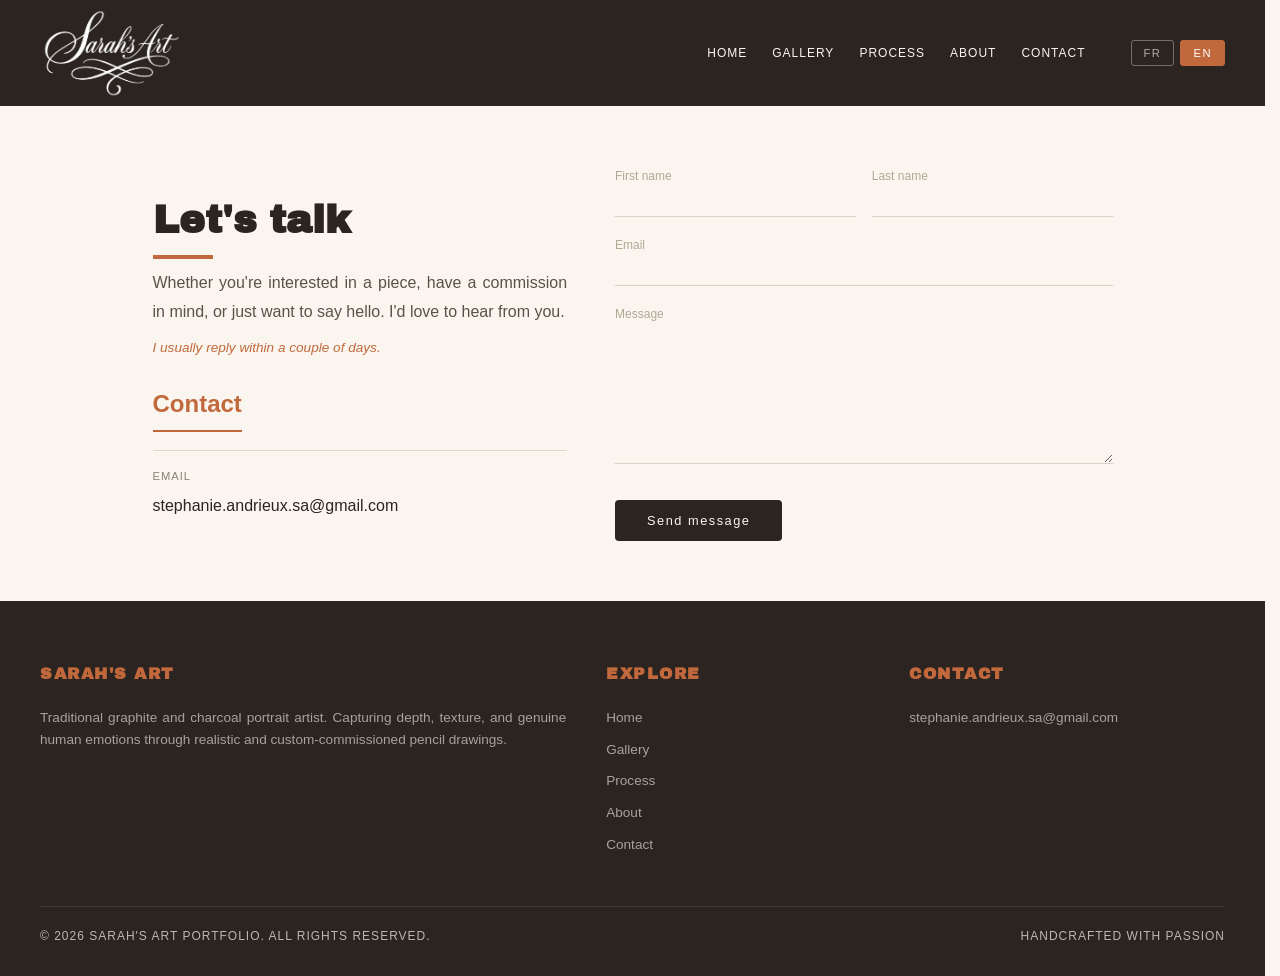
<file: contact.html>
<!DOCTYPE html>
<html lang="en">

<head>
  <meta charset="UTF-8" />
  <meta name="viewport" content="width=device-width, initial-scale=1.0">
  <title>Contact — Sarah's Art Portfolio</title>
  <meta name="description"
    content="Get in touch with Sarah for portrait study drawings, custom graphite illustrations, and pencil art commissions.">

  <script>(function(){var l;try{l=localStorage.getItem('sarah-art-lang');}catch(e){}if(l!=='en'&&l!=='fr'){l=(navigator.language||'').slice(0,2)==='fr'?'fr':'en';}document.documentElement.lang=l;})();</script>

  <link rel="icon" type="image/webp" href="Images/Logo.webp">
  <link rel="canonical" href="https://stephanie-andrieux.github.io/gallery/contact.html">

  <meta property="og:type" content="website">
  <meta property="og:site_name" content="Sarah's Art Portfolio">
  <meta property="og:title" content="Contact — Sarah's Art Portfolio">
  <meta property="og:description" content="Get in touch with Sarah for portrait study drawings, custom graphite illustrations, and pencil art commissions.">
  <meta property="og:url" content="https://stephanie-andrieux.github.io/gallery/contact.html">
  <meta property="og:image" content="https://stephanie-andrieux.github.io/gallery/Images/Dessin1.webp">
  <meta property="og:locale" content="en_US">
  <meta property="og:locale:alternate" content="fr_FR">

  <meta name="twitter:card" content="summary_large_image">
  <meta name="twitter:title" content="Contact — Sarah's Art Portfolio">
  <meta name="twitter:description" content="Get in touch with Sarah for portrait study drawings, custom graphite illustrations, and pencil art commissions.">
  <meta name="twitter:image" content="https://stephanie-andrieux.github.io/gallery/Images/Dessin1.webp">

  <link href="https://fonts.googleapis.com/css2?family=Archivo+Black&display=swap" rel="stylesheet">
  <link rel="stylesheet" href="language.css">
  <style>
    * {
      box-sizing: border-box;
      margin: 0;
      padding: 0;
    }

    body {
      font-family: 'Arial', sans-serif;
      background-color: #faf6ef;
      color: #2b2420;
      line-height: 1.7;
      overflow-x: hidden;
    }

    nav {
      display: flex;
      justify-content: space-between;
      align-items: center;
      padding: 8px 40px;
      background-color: #2b2420;
      position: sticky;
      top: 0;
      z-index: 1000;
    }

    .logo-img {
      height: clamp(50px, 15vw, 90px);
      max-width: 100%;
    }

    /* Desktop : liens visibles, hamburger caché */
    .nav-right {
      display: flex;
      align-items: center;
      gap: 25px;
    }

    .nav-links {
      display: flex;
      align-items: center;
    }

    .lang-switcher {
      display: flex;
      align-items: center;
      align-self: center;
      gap: 6px;
      margin-left: 20px;
      height: 100%;
    }

    .nav-links a {
      color: #faf6ef;
      text-decoration: none;
      margin-left: 25px;
      font-size: 0.75rem;
      letter-spacing: 1px;
      text-transform: uppercase;
      position: relative;
    }

    .nav-links a::after {
      content: "";
      position: absolute;
      left: 0;
      bottom: -6px;
      width: 0;
      height: 2px;
      background: #c1693c;
      transition: 0.3s;
    }

    .nav-links a:hover::after {
      width: 100%;
    }
    /* Lang switcher dans le hamburger : caché sur desktop */
    .lang-switcher-menu {
      display: none;
    }
    /* Hamburger caché sur desktop */
    .hamburger {
      display: none;
    }

    main {
      max-width: 1000px;
      margin: 0 auto;
      padding: 60px 20px;
      overflow-x: hidden;
    }

    .contact-grid {
      display: grid;
      grid-template-columns: 1fr 1.2fr;
      gap: 48px;
      align-items: center;
    }

    h2 {
      color: #c1693c;
      border-bottom: 2px solid #c1693c;
      padding-bottom: 6px;
      margin-bottom: 18px;
      display: block;
      width: fit-content;
      transition: transform 0.3s ease, letter-spacing 0.3s ease;
      cursor: default;
    }

    h2:hover {
      transform: translateX(4px);
      letter-spacing: 0.5px;
    }

    /* ── Titre avec ligne qui se dessine ── */
    .contact-intro h1 {
      font-family: 'Archivo Black', sans-serif;
      font-size: 2.4rem;
      color: #2b2420;
      margin-bottom: 16px;
      position: relative;
      display: inline-block;
    }

    .contact-intro h1::after {
      content: '';
      position: absolute;
      left: 0;
      bottom: -6px;
      height: 4px;
      width: 0;
      background: #c1693c;
      animation: drawLine 0.8s ease forwards;
      animation-delay: 0.5s;
    }

    @keyframes drawLine {
      to {
        width: 60px;
      }
    }

    .contact-intro p.desc {
      color: #5a5248;
      font-size: 1rem;
      line-height: 1.8;
      margin-bottom: 10px;
      text-align: justify;
    }

    .contact-intro p.reply-time {
      color: #c1693c;
      font-size: 0.85rem;
      font-style: italic;
      margin-bottom: 24px;
    }

    .contact-email {
      padding-top: 16px;
      border-top: 1px solid #e0d8c8;
      transition: border-color 0.3s ease;
    }

    .contact-email:hover {
      border-color: #c1693c;
    }

    .contact-email p.label {
      font-size: 0.7rem;
      letter-spacing: 1px;
      text-transform: uppercase;
      color: #8a8278;
      margin-bottom: 6px;
    }

    .contact-email p.value {
      color: #2b2420;
      font-size: 1rem;
    }

    /* ── Animations d'entrée ── */
    @keyframes fadeUp {
      from {
        opacity: 0;
        transform: translateY(20px);
      }

      to {
        opacity: 1;
        transform: translateY(0);
      }
    }

    .contact-intro {
      animation: fadeUp 0.8s ease forwards;
    }

    form {
      display: flex;
      flex-direction: column;
      opacity: 0;
      animation: fadeUp 0.8s ease forwards;
      animation-delay: 0.25s;
    }

    .form-row {
      display: flex;
      gap: 16px;
    }

    .field {
      flex: 1;
      margin-bottom: 18px;
    }

    label {
      display: block;
      font-size: 0.75rem;
      color: #b0a895;
      margin-bottom: 4px;
      height: 16px;
      transition: color 0.2s ease;
    }

    input,
    textarea {
      width: 100%;
      border: none;
      border-bottom: 1px solid #d8d0c2;
      background: transparent;
      padding: 6px 0;
      font-family: 'Arial', sans-serif;
      font-size: 1rem;
      color: #2b2420;
      transition: border-color 0.3s ease, padding-left 0.3s ease;
    }

    input:focus,
    textarea:focus {
      outline: none;
      border-bottom-color: #c1693c;
      padding-left: 6px;
    }

    .field:focus-within label {
      color: #c1693c;
    }

    textarea {
      resize: vertical;
      min-height: 140px;
    }

    form button {
      align-self: flex-start;
      background-color: #2b2420;
      color: #faf6ef;
      border: none;
      padding: 13px 32px;
      font-size: 0.8rem;
      letter-spacing: 1.5px;
      font-family: 'Arial', sans-serif;
      border-radius: 4px;
      cursor: pointer;
      margin-top: 10px;
      transition: background-color 0.2s ease, transform 0.2s ease;
    }

    form button:hover {
      background-color: #443a32;
      transform: translateY(-2px);
    }

    form button:active {
      transform: translateY(0);
    }

    @media (max-width: 700px) {
      .contact-grid {
        grid-template-columns: 1fr;
      }
      .form-row {
        flex-direction: column;
        gap: 0;
      }
    }

    /* =========================
       FOOTER
    ========================= */
    footer {
      background: #2b2420;
      color: rgba(250, 246, 239, 0.7);
      padding: 60px 40px 30px;
      font-size: 0.85rem;
      line-height: 1.6;
    }

    .footer-container {
      max-width: 1200px;
      margin: 0 auto;
      display: grid;
      grid-template-columns: 2fr 1fr 1.2fr;
      gap: 40px;
      margin-bottom: 40px;
    }

    .footer-col h4 {
      color: #c1693c;
      font-family: 'Archivo Black', sans-serif;
      font-size: 1rem;
      text-transform: uppercase;
      letter-spacing: 1.5px;
      margin-bottom: 20px;
    }

    .footer-col p {
      color: rgba(250, 246, 239, 0.6);
      margin-bottom: 12px;
      text-align: justify;
    }

    .footer-col ul {
      list-style: none;
      padding: 0;
    }

    .footer-col ul li {
      margin-bottom: 10px;
    }

    .footer-col a {
      color: rgba(250, 246, 239, 0.6);
      text-decoration: none;
      transition: color 0.3s ease;
    }

    .footer-col a:hover {
      color: #c1693c;
    }

    .footer-bottom {
      max-width: 1200px;
      margin: 0 auto;
      border-top: 1px solid rgba(250, 246, 239, 0.1);
      padding-top: 20px;
      display: flex;
      justify-content: space-between;
      align-items: center;
      flex-wrap: wrap;
      gap: 15px;
      font-size: 0.75rem;
      text-transform: uppercase;
      letter-spacing: 1px;
    }

    /* =========================
       MOBILE NAV
    ========================= */
    @media (max-width: 768px) {

      /* Nav mobile : logo à gauche, FR|EN + hamburger à droite */
      nav {
        padding: 8px 20px;
        align-items: center;
      }

      .nav-right {
        gap: 12px;
      }
    /* Cache le sélecteur du haut sur mobile */
      .lang-switcher {
        display: none;
      }

    /* Affiche celui dans le menu hamburger */
      .lang-switcher-menu {
        display: flex;
        justify-content: center;
        align-items: center;
        gap: 10px;
        padding: 14px 0 8px;
      }
      /* Liens cachés par défaut — dropdown absolu */
      .nav-links {
        display: none;
        flex-direction: column;
        position: absolute;
        top: 100%;
        left: 0;
        right: 0;
        background: #2b2420;
        border-top: 2px solid #c1693c;
        padding: 8px 0 14px;
        gap: 0;
        z-index: 999;
      }

      .nav-links.open {
        display: flex;
      }

      .nav-links a {
        margin-left: 0;
        padding: 11px 20px;
        font-size: 0.8rem;
        transition: color 0.3s, background 0.3s;
      }

      .nav-links a:hover {
        color: #c1693c;
        background: rgba(193, 105, 60, 0.08);
      }

      .nav-links a::after {
        display: none;
      }

      /* Bouton hamburger visible sur mobile */
      .hamburger {
        display: flex;
        flex-direction: column;
        justify-content: center;
        gap: 5px;
        background: none;
        border: none;
        cursor: pointer;
        padding: 6px;
      }

      .hamburger span {
        display: block;
        width: 22px;
        height: 2px;
        background: #faf6ef;
        transition: transform 0.3s ease, opacity 0.3s ease;
      }

      .hamburger.open span:nth-child(1) {
        transform: translateY(7px) rotate(45deg);
      }
      .hamburger.open span:nth-child(2) {
        opacity: 0;
      }
      .hamburger.open span:nth-child(3) {
        transform: translateY(-7px) rotate(-45deg);
      }

      footer {
        padding: 40px 20px 20px;
      }

      .footer-container {
        grid-template-columns: 1fr;
        gap: 30px;
        margin-bottom: 30px;
      }

      .footer-bottom {
        flex-direction: column;
        text-align: center;
      }
    }
  </style>
</head>

<body>

  <nav>
    <img src="Images/Logo.webp" alt="Sarah's Art" class="logo-img">
    <div class="nav-right">
<div class="nav-links" id="navLinks">
    <a href="index.html" data-i18n="nav.home">Home</a>
    <a href="art.html" data-i18n="nav.gallery">Gallery</a>
    <a href="process.html" data-i18n="nav.process">Process</a>
    <a href="about.html" data-i18n="nav.about">About</a>
    <a href="contact.html" data-i18n="nav.contact">Contact</a>

    <div class="lang-switcher-menu" role="group" data-i18n-attr="aria-label:lang.label">
        <button type="button" class="lang-btn" data-lang="fr" aria-pressed="false">FR</button>
        <button type="button" class="lang-btn" data-lang="en" aria-pressed="false">EN</button>
    </div>

</div>

<div class="lang-switcher" role="group" data-i18n-attr="aria-label:lang.label">
    <button type="button" class="lang-btn" data-lang="fr" aria-pressed="false">FR</button>
    <button type="button" class="lang-btn" data-lang="en" aria-pressed="false">EN</button>
</div>

<button class="hamburger" id="hamburger">
        <span></span>
        <span></span>
        <span></span>
      </button>
    </div>
  </nav>

  <main>
    <div class="contact-grid">

      <div class="contact-intro">
        <h1 data-i18n="contact.title">Let's talk</h1>
        <p class="desc" data-i18n="contact.desc">Whether you're interested in a piece, have a commission in mind, or just want to say hello. I'd
          love to hear from you.</p>
        <p class="reply-time" data-i18n="contact.replyTime">I usually reply within a couple of days.</p>

        <h2 data-i18n="contact.section">Contact</h2>
        <div class="contact-email">
          <p class="label" data-i18n="contact.emailLabel">Email</p>
          <p class="value">stephanie.andrieux.sa@gmail.com</p>
        </div>
      </div>

      <form action="https://formspree.io/f/mwvdlpgz" method="POST">
        <div class="form-row">
          <div class="field">
            <label for="prenom" data-i18n="contact.firstName">First name</label>
            <input type="text" id="prenom" name="prenom" required>
          </div>
          <div class="field">
            <label for="nom" data-i18n="contact.lastName">Last name</label>
            <input type="text" id="nom" name="nom" required>
          </div>
        </div>

        <div class="field">
          <label for="email" data-i18n="contact.email">Email</label>
          <input type="email" id="email" name="email" required>
        </div>

        <div class="field">
          <label for="message" data-i18n="contact.message">Message</label>
          <textarea id="message" name="message" required></textarea>
        </div>

        <button type="submit" data-i18n="contact.submit">Send message</button>
      </form>

    </div>
  </main>

  <footer>
    <div class="footer-container">

      <div class="footer-col">
        <h4 data-i18n="footer.brand">Sarah's Art</h4>
        <p data-i18n="footer.desc">
          Traditional graphite and charcoal portrait artist.
          Capturing depth, texture, and genuine human emotions
          through realistic and custom-commissioned pencil drawings.
        </p>
      </div>

      <div class="footer-col">
        <h4 data-i18n="footer.explore">Explore</h4>
        <ul>
          <li><a href="index.html" data-i18n="nav.home">Home</a></li>
          <li><a href="art.html" data-i18n="nav.gallery">Gallery</a></li>
          <li><a href="process.html" data-i18n="nav.process">Process</a></li>
          <li><a href="about.html" data-i18n="nav.about">About</a></li>
          <li><a href="contact.html" data-i18n="nav.contact">Contact</a></li>
        </ul>
      </div>

      <div class="footer-col">
        <h4 data-i18n="footer.contact">Contact</h4>
        <p><a href="contact.html">stephanie.andrieux.sa@gmail.com</a></p>
      </div>

    </div>

    <div class="footer-bottom">
      <span data-i18n="footer.copyright">© 2026 Sarah's Art Portfolio. All rights reserved.</span>
      <span data-i18n="footer.tagline">Handcrafted with Passion</span>
    </div>
  </footer>

  <script src="language.js"></script>
    <script>
    /* ---- Hamburger mobile ---- */
    (function () {
      var hamburger = document.getElementById('hamburger');
      var navLinks  = document.getElementById('navLinks');
      if (!hamburger || !navLinks) return;

      hamburger.addEventListener('click', function () {
        var isOpen = navLinks.classList.toggle('open');
        hamburger.classList.toggle('open', isOpen);
        hamburger.setAttribute('aria-expanded', String(isOpen));
      });

      document.addEventListener('click', function (e) {
        if (!hamburger.contains(e.target) && !navLinks.contains(e.target)) {
          navLinks.classList.remove('open');
          hamburger.classList.remove('open');
          hamburger.setAttribute('aria-expanded', 'false');
        }
      });

      navLinks.querySelectorAll('a').forEach(function (a) {
        a.addEventListener('click', function () {
          navLinks.classList.remove('open');
          hamburger.classList.remove('open');
          hamburger.setAttribute('aria-expanded', 'false');
        });
      });
    })();
  </script>

</body>

</html>
</file>
<file: language.css>
/* Fix saut de mise en page lié à l'apparition/disparition de la scrollbar */
html {
  scrollbar-gutter: stable;
  overflow-y: scroll;
}

/* Language switcher — visible on all pages */
.lang-btn {
  background: transparent;
  border: 1px solid rgba(250, 246, 239, 0.35);
  color: rgba(250, 246, 239, 0.65);
  font-family: 'Arial', sans-serif;
  font-size: 0.7rem;
  letter-spacing: 1.5px;
  text-transform: uppercase;
  padding: 6px 12px;
  cursor: pointer;
  border-radius: 3px;
  transition: background 0.3s ease, color 0.3s ease, border-color 0.3s ease;
}

.lang-btn:hover {
  color: #faf6ef;
  border-color: #c1693c;
}

.lang-btn.active {
  background: #c1693c;
  border-color: #c1693c;
  color: #fff;
}

.lang-sep {
  display: none;
}
</file>
